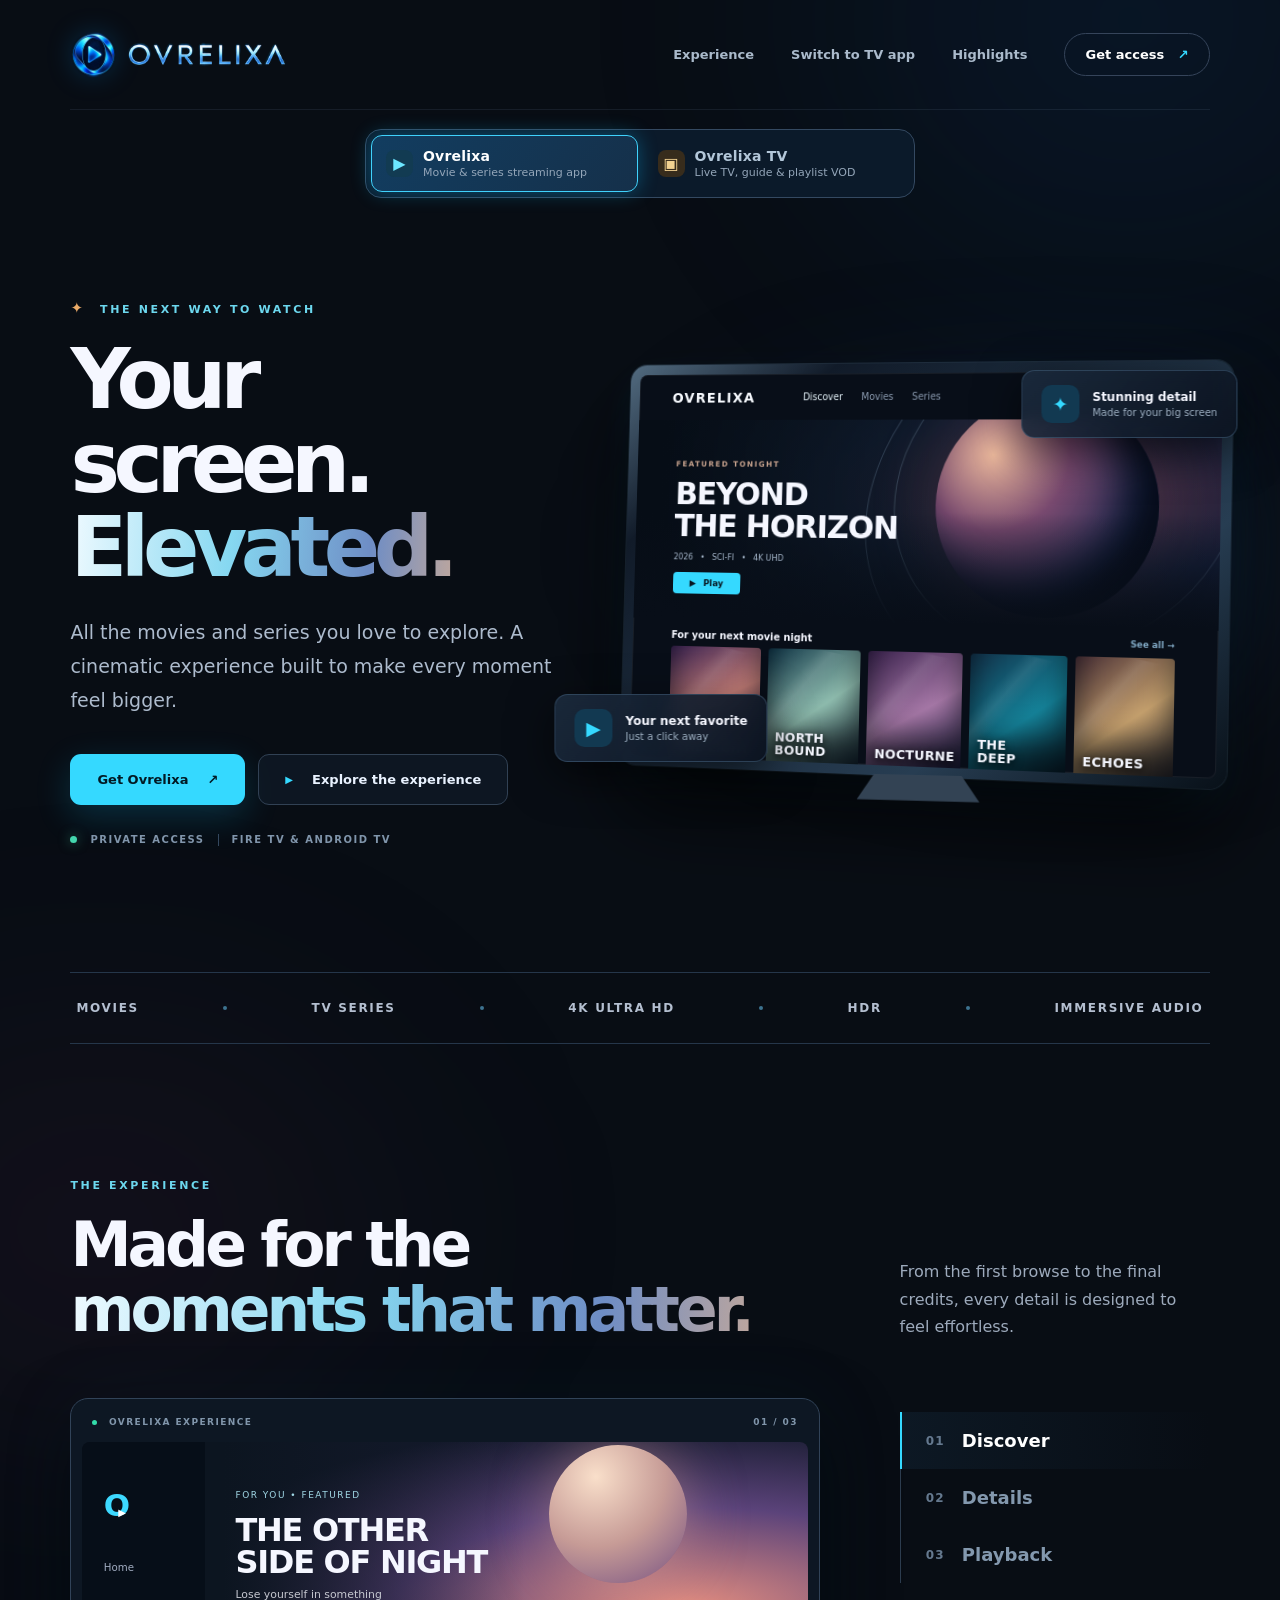
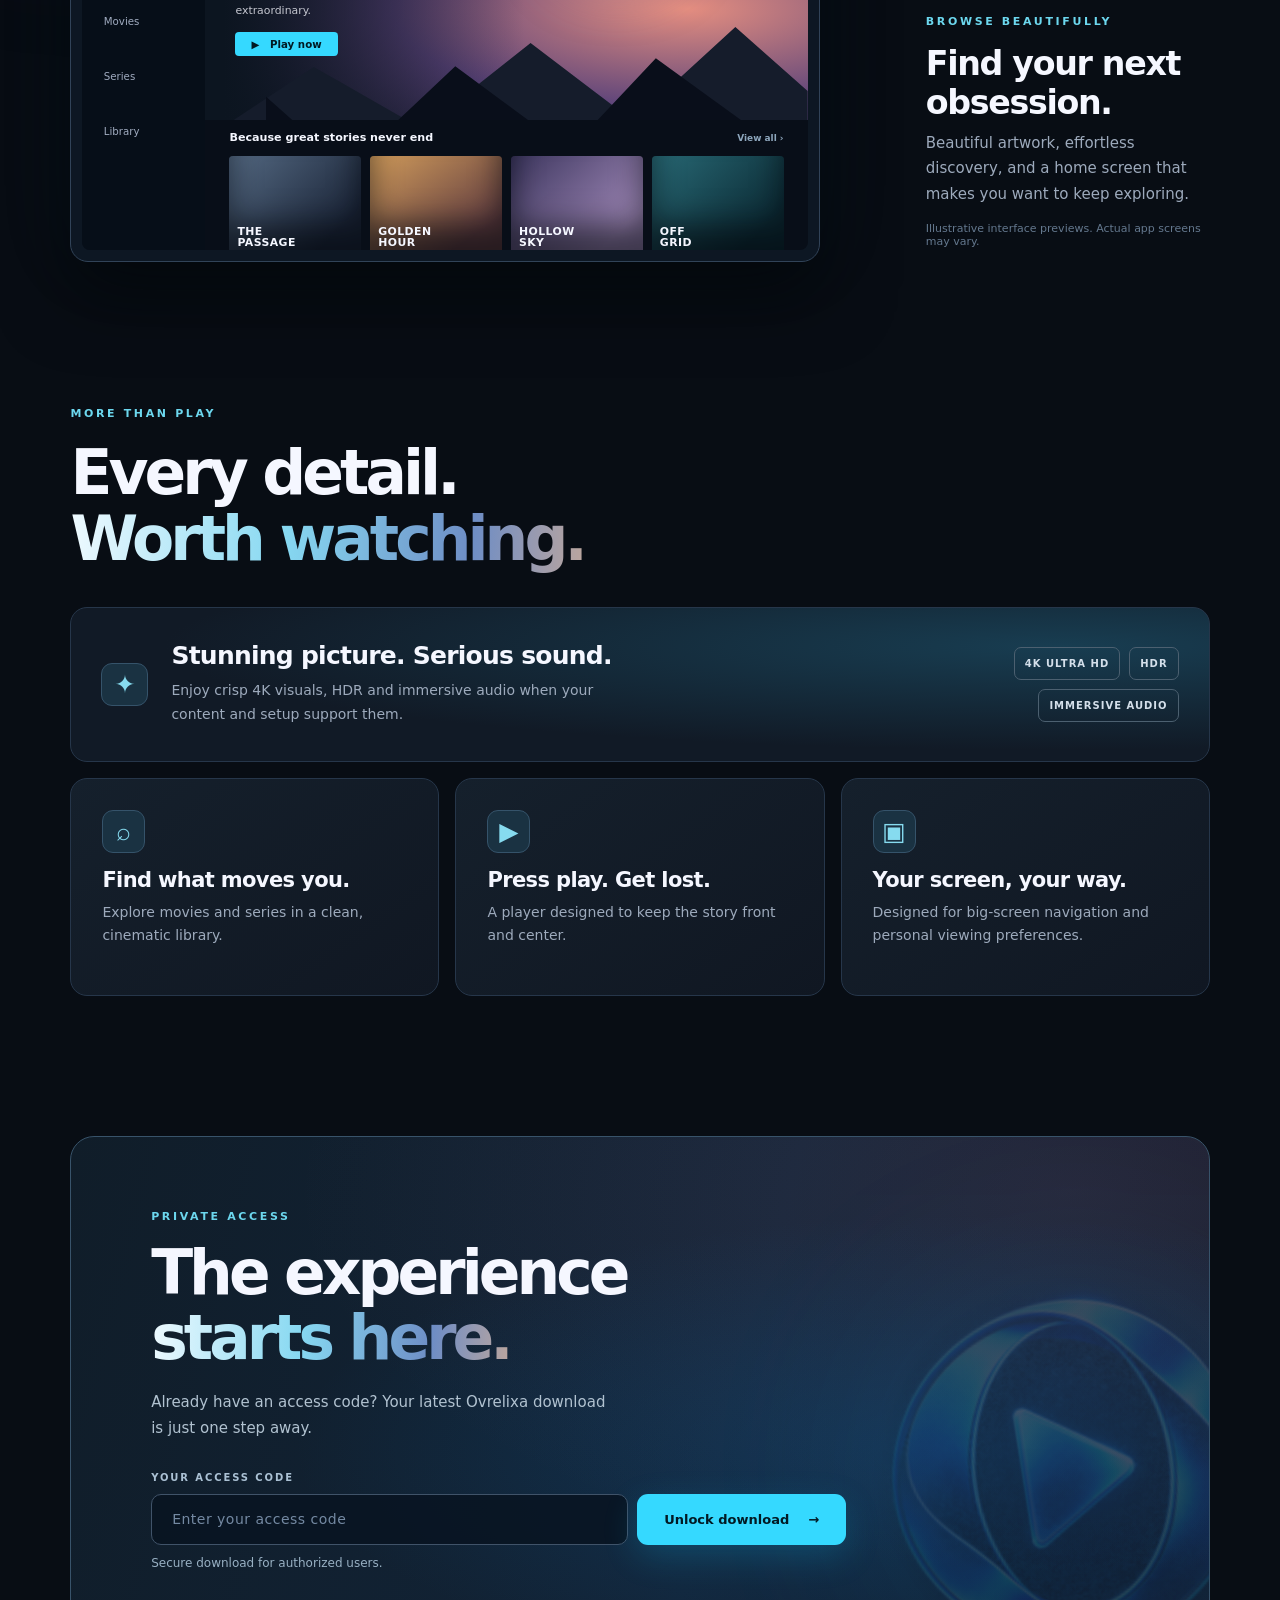
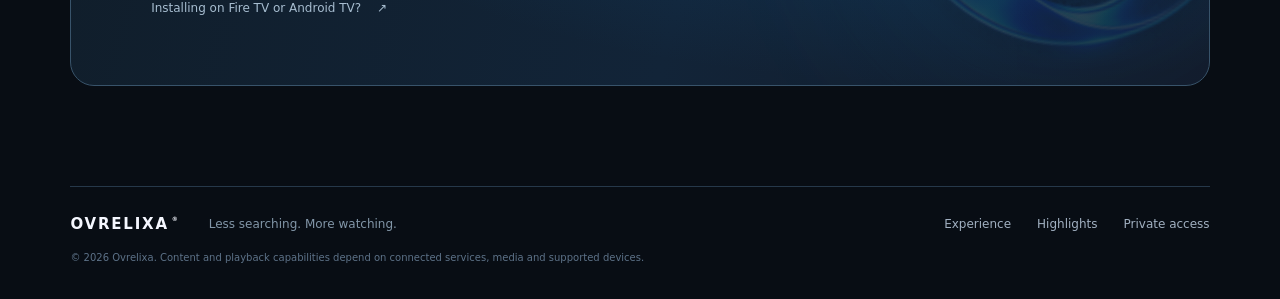
<file: index.html>
<!doctype html>
<html lang="en">
<head>
  <meta charset="utf-8">
  <meta name="viewport" content="width=device-width, initial-scale=1">
  <meta name="theme-color" content="#080d14">
  <meta name="description" content="Ovrelixa. A beautifully cinematic way to discover and enjoy your movies and series. Private access for Android TV and Fire TV.">
  <meta property="og:title" content="Ovrelixa — Your screen. Elevated.">
  <meta property="og:description" content="Movies. Series. Stunning playback. A beautifully cinematic experience.">
  <meta property="og:type" content="website">
  <link rel="icon" href="/assets/ovrelixa-mark.png" type="image/png">
  <title>Ovrelixa — Your screen. Elevated.</title>
  <link rel="stylesheet" href="/styles.css?v=20261031b">
  <script src="/config.js" defer></script>
  <script src="/app.js" defer></script>
</head>
<body>
  <a class="skip-link" href="#main">Skip to content</a>
  <div class="ambient ambient-one" aria-hidden="true"></div>
  <div class="ambient ambient-two" aria-hidden="true"></div>
  <div class="page-shell">
    <header class="site-header">
      <a class="brand" href="#top" aria-label="Ovrelixa home">
        <img class="brand-icon" src="/assets/ovrelixa-mark.png" alt="" width="46" height="46">
        <img class="brand-wordmark" src="/assets/ovrelixa-wordmark.png" alt="Ovrelixa">
      </a>
      <nav class="nav-links" aria-label="Main navigation">
        <a href="#experience">Experience</a>
        <a href="/tv/">Switch to TV app</a>
        <a href="#features">Highlights</a>
        <a href="#access" class="nav-cta">Get access <span aria-hidden="true">↗</span></a>
      </nav>
    </header>

    <nav class="product-switch" aria-label="Choose your Ovrelixa app">
      <a href="/" aria-current="page" class="product-link product-movie">
        <span class="product-icon" aria-hidden="true">▶</span>
        <span><strong>Ovrelixa</strong><small>Movie &amp; series streaming app</small></span>
      </a>
      <a href="/tv/" class="product-link product-tv">
        <span class="product-icon" aria-hidden="true">▣</span>
        <span><strong>Ovrelixa TV</strong><small>Live TV, guide &amp; playlist VOD</small></span>
      </a>
    </nav>

    <main id="main">
      <section class="hero" id="top" aria-labelledby="hero-title">
        <div class="hero-copy">
          <div class="overline"><span class="sparkle" aria-hidden="true">✦</span> THE NEXT WAY TO WATCH</div>
          <h1 id="hero-title">Your screen.<br><em>Elevated.</em></h1>
          <p class="hero-lead">All the movies and series you love to explore. A cinematic experience built to make every moment feel bigger.</p>
          <div class="hero-actions">
            <a class="button button-primary" href="#access">Get Ovrelixa <span aria-hidden="true">↗</span></a>
            <a class="button button-outline" href="#experience"><span class="play-mini" aria-hidden="true">▶</span> Explore the experience</a>
          </div>
          <div class="hero-meta"><span class="pulse-dot" aria-hidden="true"></span> PRIVATE ACCESS <span class="meta-divider"></span> FIRE TV &amp; ANDROID TV</div>
        </div>
        <div class="hero-art">
          <div class="halo" aria-hidden="true"></div>
          <div class="device">
            <div class="device-screen">
              <div class="screen-nav"><span class="screen-logo">OVRELIXA</span><span class="screen-menu active">Discover</span><span class="screen-menu">Movies</span><span class="screen-menu">Series</span><span class="screen-search" aria-hidden="true">⌕</span></div>
              <div class="screen-feature">
                <div class="screen-feature-art" aria-hidden="true"><span class="orbit orbit-1"></span><span class="orbit orbit-2"></span><span class="planet"></span></div>
                <div class="screen-feature-copy">
                  <div class="screen-label">FEATURED TONIGHT</div>
                  <strong>BEYOND<br>THE HORIZON</strong>
                  <div class="screen-facts">2026 <span>•</span> SCI-FI <span>•</span> 4K UHD</div>
                  <span class="screen-play"><span>▶</span> Play</span>
                </div>
              </div>
              <div class="screen-section-title">For your next movie night <span>See all →</span></div>
              <div class="screen-posters">
                <div class="poster poster-one"><span>AFTER<br>THE LIGHT</span></div>
                <div class="poster poster-two"><span>NORTH<br>BOUND</span></div>
                <div class="poster poster-three"><span>NOCTURNE</span></div>
                <div class="poster poster-four"><span>THE<br>DEEP</span></div>
                <div class="poster poster-five"><span>ECHOES</span></div>
              </div>
            </div>
          </div>
          <div class="device-stand" aria-hidden="true"></div>
          <div class="hero-float float-quality"><span class="float-icon">✦</span><div><strong>Stunning detail</strong><small>Made for your big screen</small></div></div>
          <div class="hero-float float-play"><span class="float-icon">▶</span><div><strong>Your next favorite</strong><small>Just a click away</small></div></div>
        </div>
      </section>

      <section class="capabilities" aria-label="Viewing highlights">
        <span>MOVIES</span><i></i><span>TV SERIES</span><i></i><span>4K ULTRA HD</span><i></i><span>HDR</span><i></i><span>IMMERSIVE AUDIO</span>
      </section>

      <section class="experience section-space" id="experience" aria-labelledby="experience-title">
        <div class="section-heading">
          <div><span class="kicker">THE EXPERIENCE</span><h2 id="experience-title">Made for the<br><em>moments that matter.</em></h2></div>
          <p>From the first browse to the final credits, every detail is designed to feel effortless.</p>
        </div>
        <div class="preview-layout">
          <div class="preview-frame">
            <div class="preview-topbar"><span><b class="preview-status-dot"></b> OVRELIXA EXPERIENCE</span><span id="preview-counter">01 / 03</span></div>
            <div class="preview-canvas">
              <section class="preview-slide active" data-slide="0" aria-label="Discover interface concept">
                <div class="mock-menu"><b>O<span>▶</span></b><span>Home</span><span>Movies</span><span>Series</span><span>Library</span></div>
                <div class="mock-main">
                  <div class="mock-hero-sky"><div class="mock-moon"></div><div class="mock-mountain one"></div><div class="mock-mountain two"></div></div>
                  <div class="mock-hero-title"><small>FOR YOU • FEATURED</small><strong>THE OTHER<br>SIDE OF NIGHT</strong><p>Lose yourself in something extraordinary.</p><span class="mock-action">▶ &nbsp; Play now</span></div>
                  <div class="mock-row-title">Because great stories never end <span>View all ›</span></div>
                  <div class="mock-thumbnails"><div class="mini-poster m1">THE<br>PASSAGE</div><div class="mini-poster m2">GOLDEN<br>HOUR</div><div class="mini-poster m3">HOLLOW<br>SKY</div><div class="mini-poster m4">OFF<br>GRID</div></div>
                </div>
              </section>
              <section class="preview-slide" data-slide="1" aria-label="Movie detail interface concept" hidden>
                <div class="detail-scene"><div class="detail-sun"></div><div class="detail-hills"></div></div>
                <div class="detail-copy"><span class="detail-label">A NEW WORLD AWAITS</span><h3>THE LAST<br>FRONTIER</h3><p>One extraordinary journey. A thousand unforgettable moments.</p><div class="detail-tags"><span>4K</span><span>HDR</span><span>2h 08m</span><span>Adventure</span></div><div class="detail-buttons"><b>▶ &nbsp; Watch now</b><span>＋ &nbsp; My list</span></div></div>
              </section>
              <section class="preview-slide" data-slide="2" aria-label="Playback interface concept" hidden>
                <div class="player-scene"><div class="player-glow"></div><div class="player-ridge"></div></div>
                <div class="player-bar"><div class="player-heading"><span>NOW PLAYING</span><b>After the Light</b></div><div class="player-progress"><b></b></div><div class="player-times"><span>00:48:32</span><span>01:52:10</span></div><div class="player-controls"><span>↶ 10</span><strong>❚❚</strong><span>10 ↷</span></div></div>
                <div class="quality-tag">4K UHD · HDR</div>
              </section>
            </div>
          </div>
          <div class="preview-details">
            <div class="preview-tabs" role="tablist" aria-label="Explore Ovrelixa interface">
              <button class="preview-tab active" type="button" role="tab" aria-selected="true" aria-controls="preview-caption" data-index="0"><span>01</span> Discover</button>
              <button class="preview-tab" type="button" role="tab" aria-selected="false" aria-controls="preview-caption" data-index="1"><span>02</span> Details</button>
              <button class="preview-tab" type="button" role="tab" aria-selected="false" aria-controls="preview-caption" data-index="2"><span>03</span> Playback</button>
            </div>
            <div id="preview-caption" class="preview-caption" aria-live="polite">
              <span class="kicker">BROWSE BEAUTIFULLY</span>
              <h3 id="preview-title">Find your next obsession.</h3>
              <p id="preview-description">Beautiful artwork, effortless discovery, and a home screen that makes you want to keep exploring.</p>
            </div>
            <p class="preview-disclaimer">Illustrative interface previews. Actual app screens may vary.</p>
          </div>
        </div>
      </section>

      <section class="feature-section section-space" id="features" aria-labelledby="features-title">
        <div class="section-heading compact"><div><span class="kicker">MORE THAN PLAY</span><h2 id="features-title">Every detail.<br><em>Worth watching.</em></h2></div></div>
        <div class="feature-grid">
          <article class="feature-card feature-wide"><div class="feature-glyph">✦</div><div><h3>Stunning picture. Serious sound.</h3><p>Enjoy crisp 4K visuals, HDR and immersive audio when your content and setup support them.</p></div><div class="format-pills"><span>4K ULTRA HD</span><span>HDR</span><span>IMMERSIVE AUDIO</span></div></article>
          <article class="feature-card"><div class="feature-glyph">⌕</div><h3>Find what moves you.</h3><p>Explore movies and series in a clean, cinematic library.</p></article>
          <article class="feature-card"><div class="feature-glyph">▶</div><h3>Press play. Get lost.</h3><p>A player designed to keep the story front and center.</p></article>
          <article class="feature-card"><div class="feature-glyph">▣</div><h3>Your screen, your way.</h3><p>Designed for big-screen navigation and personal viewing preferences.</p></article>
        </div>
      </section>

      <section class="access-section section-space" id="access" aria-labelledby="access-title">
        <div class="access-aurora" aria-hidden="true"></div>
        <div class="access-content">
          <span class="kicker">PRIVATE ACCESS</span>
          <h2 id="access-title">The experience<br><em>starts here.</em></h2>
          <p>Already have an access code? Your latest Ovrelixa download is just one step away.</p>
          <form id="access-form" class="access-form" autocomplete="off">
            <label for="access-code">YOUR ACCESS CODE</label>
            <div class="access-fields"><input id="access-code" name="access-code" type="text" inputmode="text" maxlength="80" placeholder="Enter your access code" autocapitalize="characters" autocorrect="off" spellcheck="false" aria-describedby="access-feedback" required><button class="button button-primary" type="submit" id="unlock-button">Unlock download <span aria-hidden="true">→</span></button></div>
            <p class="access-feedback" id="access-feedback" role="status" aria-live="polite">Secure download for authorized users.</p>
          </form>
          <div class="download-result" id="download-result" hidden>
            <div class="result-success"><span aria-hidden="true">✓</span><div><strong>Access granted</strong><small id="release-label">Ovrelixa for Fire TV / Android TV</small></div></div>
            <a id="private-download" class="button button-download" href="#" rel="noreferrer">Download Ovrelixa <span aria-hidden="true">↓</span></a>
            <p id="release-notes" class="download-notes"></p>
            <p class="download-expiry">Your secure download link expires in 30 minutes. Enter your code again to renew.</p>
          </div>
          <details class="install-help"><summary>Installing on Fire TV or Android TV? <span aria-hidden="true">↗</span></summary><p>Open your private download link on the device or transfer the downloaded APK to your TV. Approve app installation if prompted by Fire OS or Android TV. Existing installations should use the in-app update prompt where possible.</p></details>
        </div>
        <img class="access-mark" src="/assets/ovrelixa-mark.png" alt="" aria-hidden="true">
      </section>
    </main>

    <footer class="footer"><a class="footer-brand" href="#top">OVRELIXA<span>®</span></a><p>Less searching. More watching.</p><div class="footer-links"><a href="#experience">Experience</a><a href="#features">Highlights</a><a href="#access">Private access</a></div><small>© 2026 Ovrelixa. Content and playback capabilities depend on connected services, media and supported devices.</small></footer>
  </div>
</body>
</html>
</file>
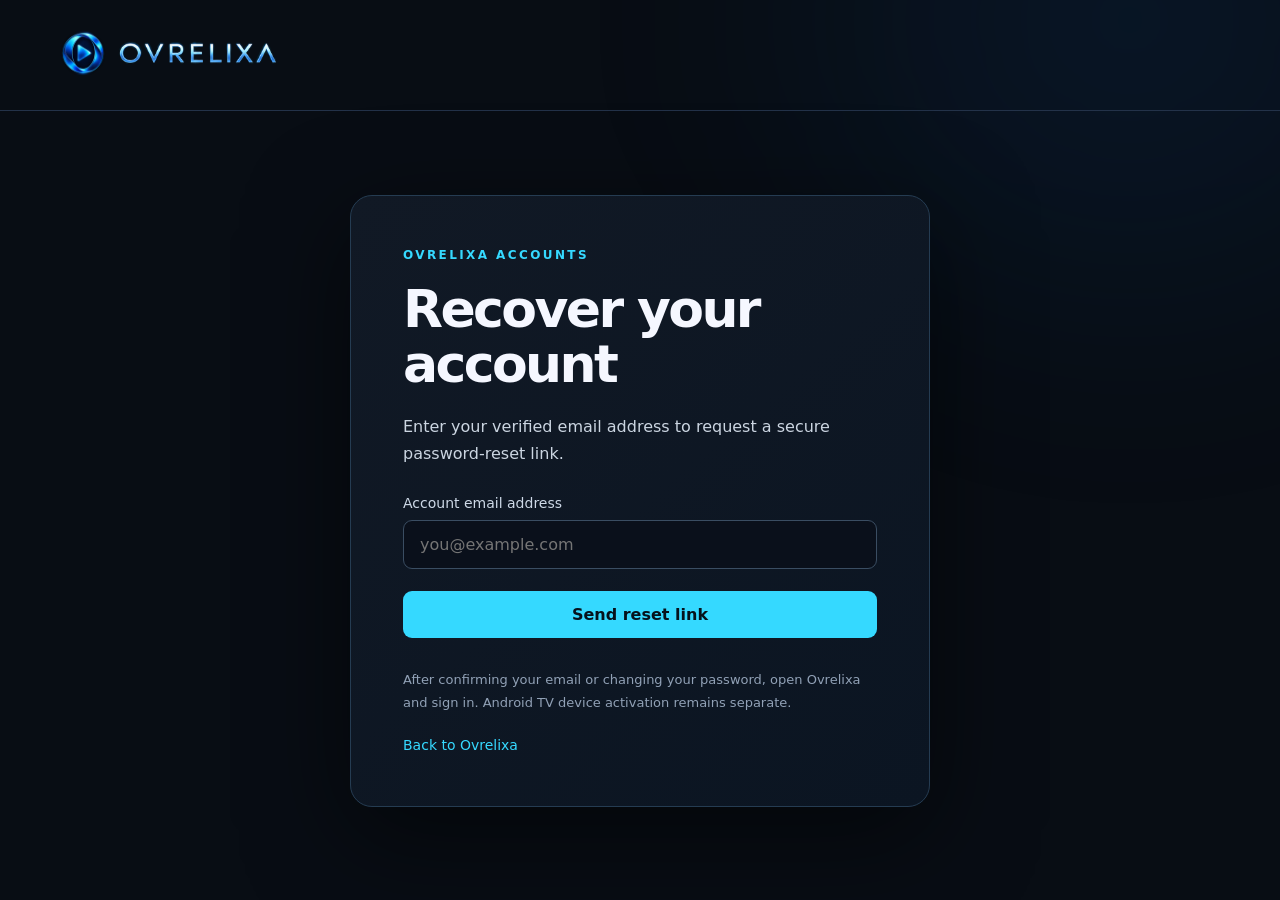
<file: account/index.html>
<!doctype html>
<html lang="en">
<head>
  <meta charset="utf-8"><meta name="viewport" content="width=device-width,initial-scale=1">
  <meta name="theme-color" content="#080d14">
  <meta name="robots" content="noindex,nofollow,noarchive">
  <meta name="referrer" content="no-referrer">
  <link rel="icon" href="/assets/ovrelixa-mark.png">
  <link rel="stylesheet" href="/styles.css">
  <link rel="stylesheet" href="/account/account.css">
  <script src="/account/account.js" defer></script>
  <title>Secure account • Ovrelixa</title>
</head>
<body>
  <div class="ambient ambient-one" aria-hidden="true"></div>
  <header class="account-header">
    <a href="/" aria-label="Ovrelixa home" class="brand">
      <img src="/assets/ovrelixa-mark.png" alt="" width="46" height="46">
      <img src="/assets/ovrelixa-wordmark.png" alt="Ovrelixa" width="160">
    </a>
  </header>
  <main class="account-wrap">
    <section class="account-panel">
      <p class="eyebrow">OVRELIXA ACCOUNTS</p>
      <h1 id="page-title">Your account.<br><em>Protected.</em></h1>
      <p id="status" class="status" role="status" aria-live="polite">Loading secure account action…</p>
      <form id="reset-form" hidden>
        <label for="new-password">New password</label>
        <input id="new-password" type="password" required minlength="12" maxlength="128" autocomplete="new-password" placeholder="At least 12 characters">
        <label for="confirm-password">Confirm new password</label>
        <input id="confirm-password" type="password" required minlength="12" maxlength="128" autocomplete="new-password" placeholder="Repeat password">
        <button id="reset-button" type="submit">Change password</button>
      </form>
      <form id="forgot-form" hidden>
        <label for="email">Account email address</label>
        <input id="email" type="email" maxlength="254" required autocomplete="email" placeholder="you@example.com">
        <button id="forgot-button" type="submit">Send reset link</button>
      </form>
      <p class="support">After confirming your email or changing your password, open Ovrelixa and sign in. Android TV device activation remains separate.</p>
      <a href="/" class="back">Back to Ovrelixa</a>
    </section>
  </main>
</body>
</html>
</file>
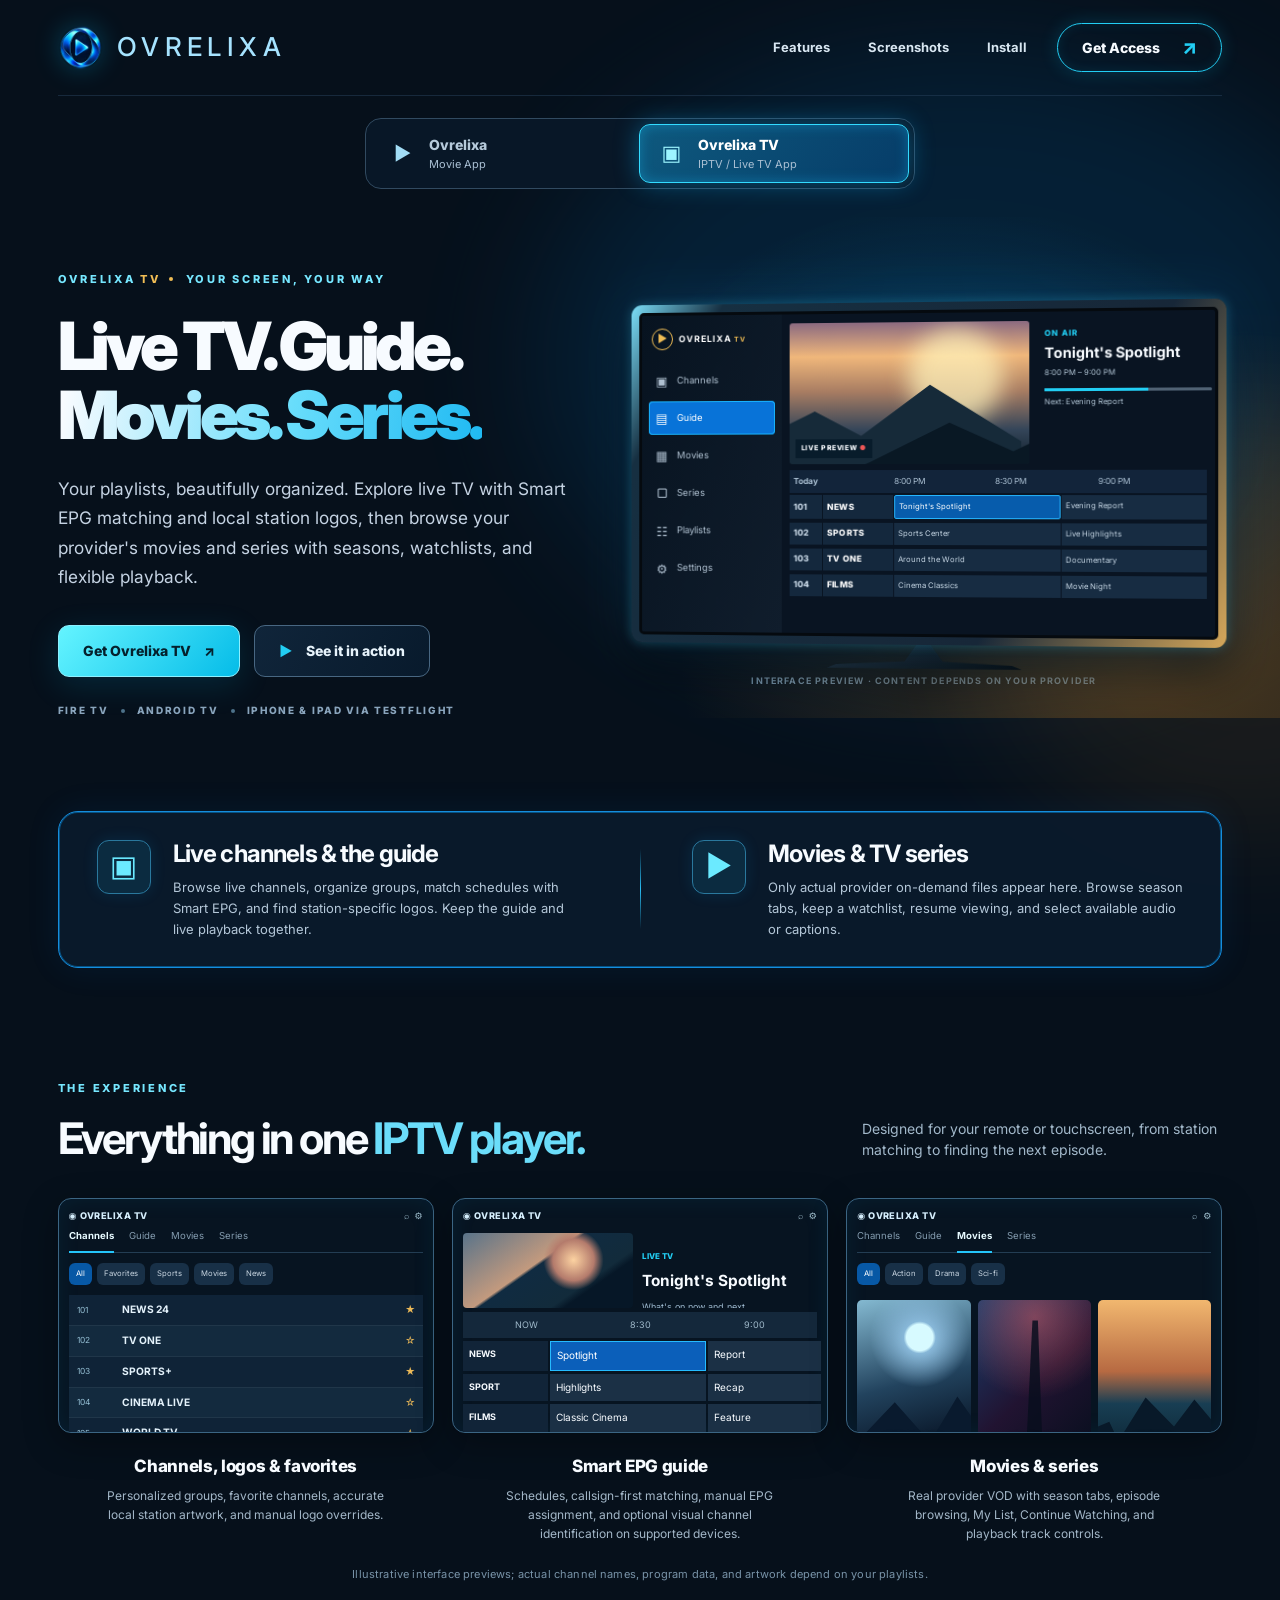
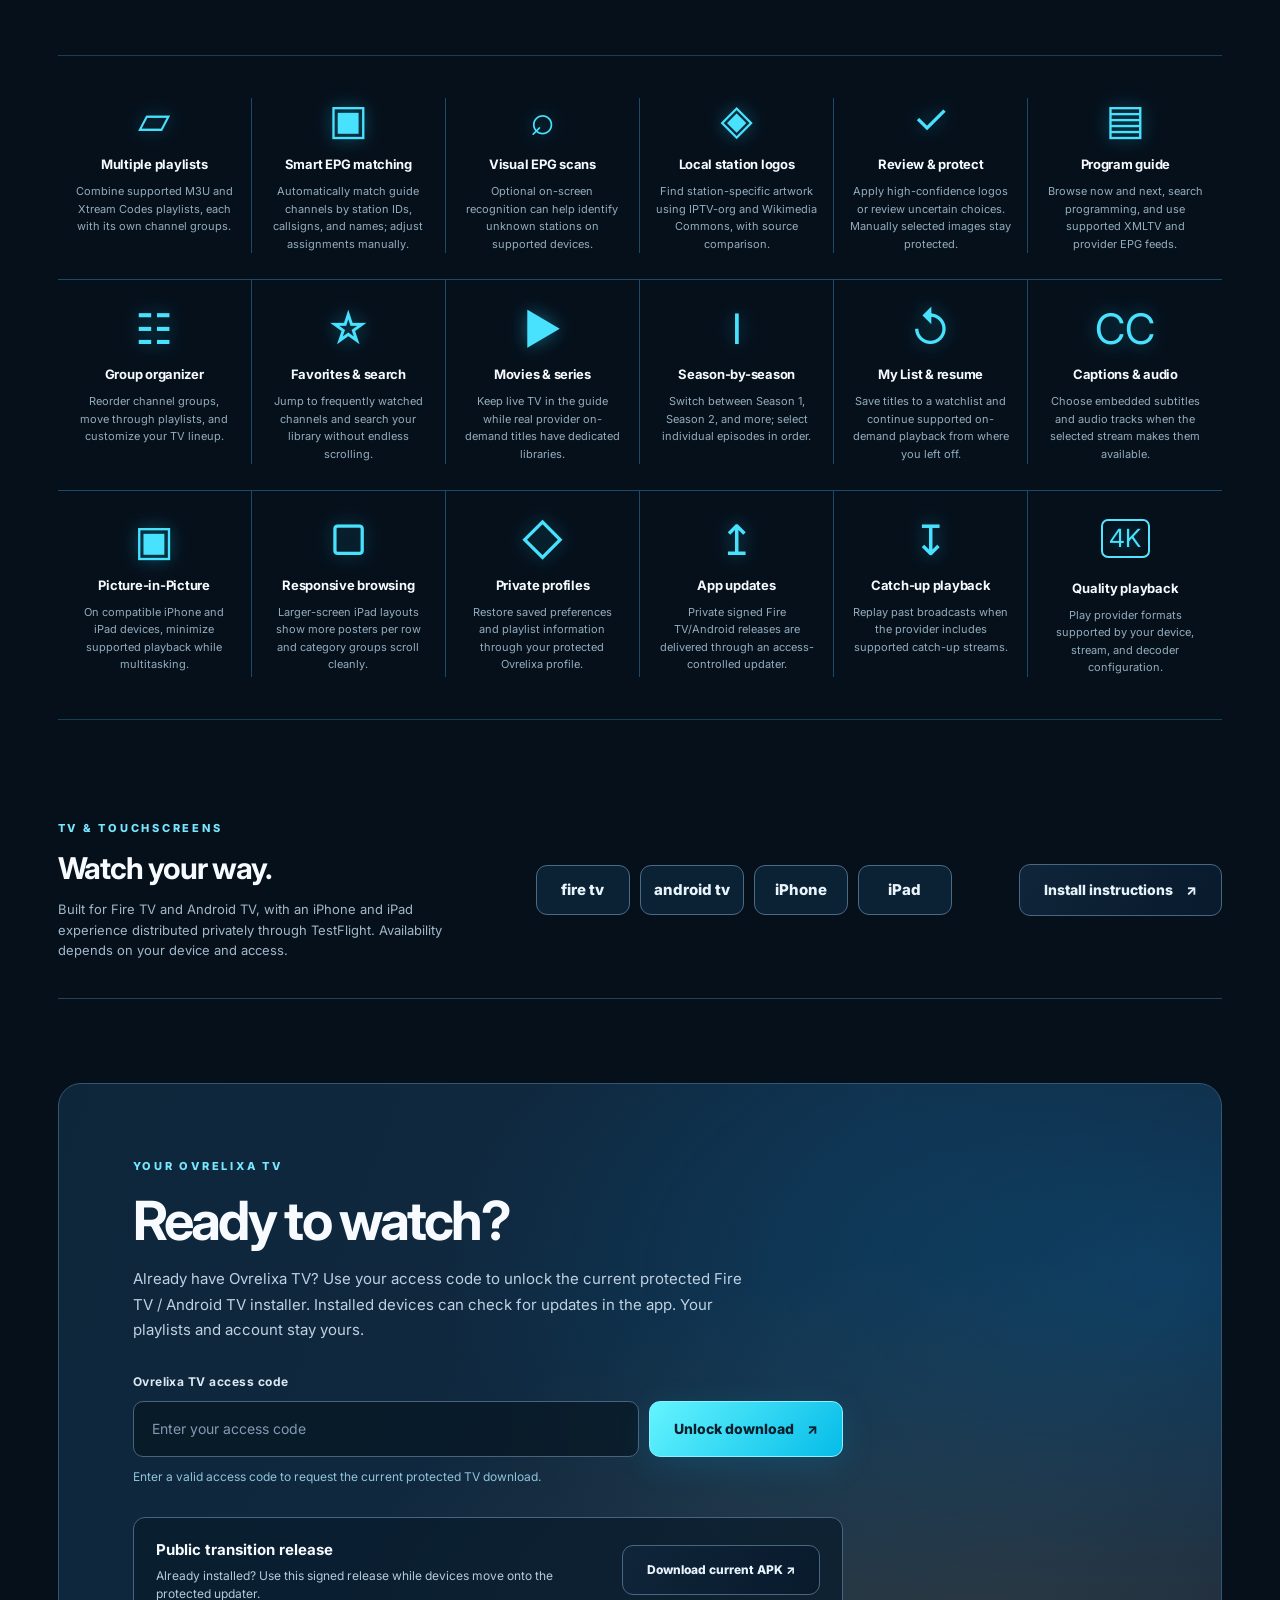
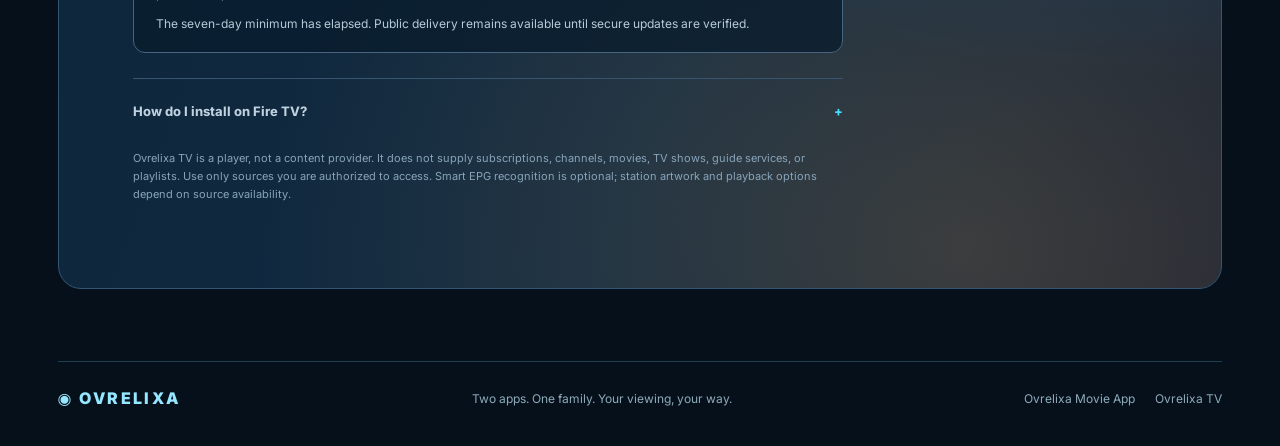
<file: tv/index.html>
<!doctype html>
<html lang="en">
<head>
  <meta charset="utf-8">
  <meta name="viewport" content="width=device-width,initial-scale=1">
  <meta name="theme-color" content="#06111d">
  <meta name="description" content="Ovrelixa TV brings your own playlists together with live channels, AI-assisted guide matching, local station artwork, provider movies and series, season browsing, and flexible playback on TV and mobile.">
  <meta property="og:title" content="Ovrelixa TV — Live TV. Guide. Movies. Series.">
  <meta property="og:description" content="Live TV, accurate local logos, Smart EPG, Movies and Series with seasons, resume, subtitle/audio controls and private profile restore. Bring your own playlist.">
  <title>Ovrelixa TV | Live TV, Guide, Movies &amp; Series</title>
  <link rel="icon" href="/assets/ovrelixa-mark.png" type="image/png">
  <link rel="preconnect" href="https://fonts.googleapis.com">
  <link rel="stylesheet" href="/tv/tv.css?v=20261106b">
  <script src="/tv/config.js" defer></script>
  <script src="/tv/tv.js?v=20261106b" defer></script>
</head>
<body>
  <a class="skip-link" href="#main">Skip to content</a>
  <div class="site-glow site-glow-one" aria-hidden="true"></div>
  <div class="site-glow site-glow-two" aria-hidden="true"></div>
  <div class="site-wrap">
    <header class="header">
      <a href="/" class="brand" aria-label="Ovrelixa home">
        <img src="/assets/ovrelixa-mark.png" width="46" height="46" alt="">
        <span>OVRELIXA</span>
      </a>
      <nav class="header-nav" aria-label="On this page">
        <a href="#features">Features</a>
        <a href="#screenshots">Screenshots</a>
        <a href="#install">Install</a>
      </nav>
      <a class="header-cta" href="#access">Get Access <span aria-hidden="true">↗</span></a>
    </header>
    <nav class="app-switcher" aria-label="Choose an Ovrelixa app">
      <a href="/" class="app-choice movie-choice">
        <span class="app-symbol" aria-hidden="true">▶</span>
        <span class="app-names"><strong>Ovrelixa</strong><small>Movie App</small></span>
      </a>
      <a href="/tv/" class="app-choice tv-choice" aria-current="page">
        <span class="app-symbol tv-symbol" aria-hidden="true">▣</span>
        <span class="app-names"><strong>Ovrelixa TV</strong><small>IPTV / Live TV App</small></span>
      </a>
    </nav>
    <main id="main">
      <section class="hero">
        <div class="hero-copy">
          <p class="eyebrow">OVRELIXA <span>TV</span><i aria-hidden="true"></i> YOUR SCREEN, YOUR WAY</p>
          <h1>Live TV. Guide.<br><span>Movies. Series.</span></h1>
          <p class="lead">Your playlists, beautifully organized. Explore live TV with Smart EPG matching and local station logos, then browse your provider's movies and series with seasons, watchlists, and flexible playback.</p>
          <div class="hero-actions">
            <a href="#access" class="button button-primary">Get Ovrelixa TV <span aria-hidden="true">↗</span></a>
            <a href="#screenshots" class="button button-secondary"><span class="play-arrow" aria-hidden="true">▶</span> See it in action</a>
          </div>
          <p class="hero-platforms">FIRE TV <i></i> ANDROID TV <i></i> IPHONE &amp; IPAD VIA TESTFLIGHT</p>
        </div>
        <div class="hero-visual">
          <div class="hero-halo" aria-hidden="true"></div>
          <div class="television">
            <div class="tv-bezel">
              <div class="tv-interface" role="img" aria-label="Illustrative Ovrelixa TV program guide with a left menu, program preview, and channel schedule">
                <div class="mock-sidebar">
                  <div class="mini-brand"><span class="mini-mark">▶</span><b>OVRELIXA<span>TV</span></b></div>
                  <div class="mock-menu-item"><span>▣</span>Channels</div>
                  <div class="mock-menu-item is-selected"><span>▤</span>Guide</div>
                  <div class="mock-menu-item"><span>▦</span>Movies</div>
                  <div class="mock-menu-item"><span>▢</span>Series</div>
                  <div class="mock-menu-item"><span>☷</span>Playlists</div>
                  <div class="mock-menu-item"><span>⚙</span>Settings</div>
                </div>
                <div class="mock-main">
                  <div class="mock-preview">
                    <div class="mock-scene">
                      <div class="mock-scene-glow"></div>
                      <div class="mock-mountain one"></div><div class="mock-mountain two"></div>
                      <div class="mock-scene-caption">LIVE PREVIEW <span>●</span></div>
                    </div>
                    <div class="mock-now">
                      <span class="on-air">ON AIR</span>
                      <strong>Tonight's Spotlight</strong>
                      <small>8:00 PM – 9:00 PM</small>
                      <div class="mock-meter"><i></i></div>
                      <small>Next: Evening Report</small>
                    </div>
                  </div>
                  <div class="mock-epg">
                    <div class="epg-times"><b>Today</b><span>8:00 PM</span><span>8:30 PM</span><span>9:00 PM</span></div>
                    <div class="epg-row"><b>101</b><strong>NEWS</strong><span class="epg-program selected">Tonight's Spotlight</span><span class="epg-program">Evening Report</span></div>
                    <div class="epg-row"><b>102</b><strong>SPORTS</strong><span class="epg-program">Sports Center</span><span class="epg-program">Live Highlights</span></div>
                    <div class="epg-row"><b>103</b><strong>TV ONE</strong><span class="epg-program">Around the World</span><span class="epg-program">Documentary</span></div>
                    <div class="epg-row"><b>104</b><strong>FILMS</strong><span class="epg-program">Cinema Classics</span><span class="epg-program">Movie Night</span></div>
                  </div>
                </div>
              </div>
            </div>
            <div class="tv-stand" aria-hidden="true"></div>
          </div>
          <p class="demo-label">INTERFACE PREVIEW · CONTENT DEPENDS ON YOUR PROVIDER</p>
        </div>
      </section>

      <section class="separation" aria-label="How Ovrelixa TV organizes playback">
        <div class="split-block">
          <div class="split-icon"><span aria-hidden="true">▣</span></div>
          <div><h2>Live channels &amp; the guide</h2><p>Browse live channels, organize groups, match schedules with Smart EPG, and find station-specific logos. Keep the guide and live playback together.</p></div>
        </div>
        <div class="split-divider" aria-hidden="true"></div>
        <div class="split-block">
          <div class="split-icon"><span aria-hidden="true">▶</span></div>
          <div><h2>Movies &amp; TV series</h2><p>Only actual provider on-demand files appear here. Browse season tabs, keep a watchlist, resume viewing, and select available audio or captions.</p></div>
        </div>
      </section>

      <section class="screenshots" id="screenshots">
        <div class="section-heading">
          <div><p class="eyebrow">THE EXPERIENCE</p><h2>Everything in one <span>IPTV player.</span></h2></div>
          <p>Designed for your remote or touchscreen, from station matching to finding the next episode.</p>
        </div>
        <div class="screen-gallery">
          <article class="screen-card">
            <div class="screen-display channel-display" role="img" aria-label="Interface preview showing a list of live channels organized by categories with favorites">
              <div class="screen-top"><span class="fake-logo">◉ OVRELIXA TV</span><span>⌕ &nbsp;⚙</span></div>
              <div class="screen-tabs"><b>Channels</b><span>Guide</span><span>Movies</span><span>Series</span></div>
              <div class="channel-groups"><span class="active">All</span><span>Favorites</span><span>Sports</span><span>Movies</span><span>News</span></div>
              <div class="channel-lines">
                <div><small>101</small><strong>NEWS 24</strong><span>★</span></div>
                <div><small>102</small><strong>TV ONE</strong><span>☆</span></div>
                <div><small>103</small><strong>SPORTS+</strong><span>★</span></div>
                <div><small>104</small><strong>CINEMA LIVE</strong><span>☆</span></div>
                <div><small>105</small><strong>WORLD TV</strong><span>☆</span></div>
              </div>
            </div>
            <h3>Channels, logos &amp; favorites</h3>
            <p>Personalized groups, favorite channels, accurate local station artwork, and manual logo overrides.</p>
          </article>
          <article class="screen-card">
            <div class="screen-display guide-display" role="img" aria-label="Interface preview of the TV electronic program guide with program schedule and live preview">
              <div class="screen-top"><span class="fake-logo">◉ OVRELIXA TV</span><span>⌕ &nbsp;⚙</span></div>
              <div class="guide-preview"><div class="guide-scene"></div><div><small>LIVE TV</small><strong>Tonight's Spotlight</strong><p>What's on now and next</p></div></div>
              <div class="guide-timeline"><span>NOW</span><span>8:30</span><span>9:00</span></div>
              <div class="guide-line"><b>NEWS</b><span class="selected">Spotlight</span><span>Report</span></div>
              <div class="guide-line"><b>SPORT</b><span>Highlights</span><span>Recap</span></div>
              <div class="guide-line"><b>FILMS</b><span>Classic Cinema</span><span>Feature</span></div>
            </div>
            <h3>Smart EPG guide</h3>
            <p>Schedules, callsign-first matching, manual EPG assignment, and optional visual channel identification on supported devices.</p>
          </article>
          <article class="screen-card">
            <div class="screen-display vod-display" role="img" aria-label="Interface preview of a dedicated on-demand movie file library with artwork cards and file categories">
              <div class="screen-top"><span class="fake-logo">◉ OVRELIXA TV</span><span>⌕ &nbsp;⚙</span></div>
              <div class="screen-tabs"><span>Channels</span><span>Guide</span><b>Movies</b><span>Series</span></div>
              <div class="vod-filter"><span class="active">All</span><span>Action</span><span>Drama</span><span>Sci-fi</span></div>
              <div class="vod-posters">
                <div class="poster-art poster-one"><i></i><b>BEYOND<br>THE SKY</b></div>
                <div class="poster-art poster-two"><i></i><b>NIGHT<br>SIGNAL</b></div>
                <div class="poster-art poster-three"><i></i><b>STEEL<br>HARBOR</b></div>
              </div>
              <p class="vod-hint">Only actual on-demand files appear here</p>
            </div>
            <h3>Movies &amp; series</h3>
            <p>Real provider VOD with season tabs, episode browsing, My List, Continue Watching, and playback track controls.</p>
          </article>
        </div>
        <p class="visual-footnote">Illustrative interface previews; actual channel names, program data, and artwork depend on your playlists.</p>
      </section>

      <section class="features" id="features" aria-label="Ovrelixa TV features">
        <div class="feature"><span class="feature-icon" aria-hidden="true">▱</span><h3>Multiple playlists</h3><p>Combine supported M3U and Xtream Codes playlists, each with its own channel groups.</p></div>
        <div class="feature"><span class="feature-icon" aria-hidden="true">▣</span><h3>Smart EPG matching</h3><p>Automatically match guide channels by station IDs, callsigns, and names; adjust assignments manually.</p></div>
        <div class="feature"><span class="feature-icon" aria-hidden="true">⌕</span><h3>Visual EPG scans</h3><p>Optional on-screen recognition can help identify unknown stations on supported devices.</p></div>
        <div class="feature"><span class="feature-icon" aria-hidden="true">◈</span><h3>Local station logos</h3><p>Find station-specific artwork using IPTV-org and Wikimedia Commons, with source comparison.</p></div>
        <div class="feature"><span class="feature-icon" aria-hidden="true">✓</span><h3>Review &amp; protect</h3><p>Apply high-confidence logos or review uncertain choices. Manually selected images stay protected.</p></div>
        <div class="feature"><span class="feature-icon" aria-hidden="true">▤</span><h3>Program guide</h3><p>Browse now and next, search programming, and use supported XMLTV and provider EPG feeds.</p></div>
        <div class="feature"><span class="feature-icon" aria-hidden="true">☷</span><h3>Group organizer</h3><p>Reorder channel groups, move through playlists, and customize your TV lineup.</p></div>
        <div class="feature"><span class="feature-icon" aria-hidden="true">☆</span><h3>Favorites &amp; search</h3><p>Jump to frequently watched channels and search your library without endless scrolling.</p></div>
        <div class="feature"><span class="feature-icon" aria-hidden="true">▶</span><h3>Movies &amp; series</h3><p>Keep live TV in the guide while real provider on-demand titles have dedicated libraries.</p></div>
        <div class="feature"><span class="feature-icon" aria-hidden="true">Ⅰ</span><h3>Season-by-season</h3><p>Switch between Season 1, Season 2, and more; select individual episodes in order.</p></div>
        <div class="feature"><span class="feature-icon" aria-hidden="true">↺</span><h3>My List &amp; resume</h3><p>Save titles to a watchlist and continue supported on-demand playback from where you left off.</p></div>
        <div class="feature"><span class="feature-icon" aria-hidden="true">CC</span><h3>Captions &amp; audio</h3><p>Choose embedded subtitles and audio tracks when the selected stream makes them available.</p></div>
        <div class="feature"><span class="feature-icon" aria-hidden="true">▣</span><h3>Picture-in-Picture</h3><p>On compatible iPhone and iPad devices, minimize supported playback while multitasking.</p></div>
        <div class="feature"><span class="feature-icon" aria-hidden="true">▢</span><h3>Responsive browsing</h3><p>Larger-screen iPad layouts show more posters per row and category groups scroll cleanly.</p></div>
        <div class="feature"><span class="feature-icon" aria-hidden="true">◇</span><h3>Private profiles</h3><p>Restore saved preferences and playlist information through your protected Ovrelixa profile.</p></div>
        <div class="feature"><span class="feature-icon" aria-hidden="true">↥</span><h3>App updates</h3><p>Private signed Fire TV/Android releases are delivered through an access-controlled updater.</p></div>
        <div class="feature"><span class="feature-icon" aria-hidden="true">↧</span><h3>Catch-up playback</h3><p>Replay past broadcasts when the provider includes supported catch-up streams.</p></div>
        <div class="feature"><span class="feature-icon feature-four-k" aria-hidden="true">4K</span><h3>Quality playback</h3><p>Play provider formats supported by your device, stream, and decoder configuration.</p></div>
      </section>

      <section class="install-banner" id="install">
        <div><p class="eyebrow">TV &amp; TOUCHSCREENS</p><h2>Watch your way.</h2><p>Built for Fire TV and Android TV, with an iPhone and iPad experience distributed privately through TestFlight. Availability depends on your device and access.</p></div>
        <div class="platform-tags"><span>fire tv</span><span>android tv</span><span>iPhone</span><span>iPad</span></div>
        <a class="button button-secondary" href="#access">Install instructions <span aria-hidden="true">↗</span></a>
      </section>

      <section class="access" id="access">
        <div class="access-aura" aria-hidden="true"></div>
        <div class="access-inner">
          <p class="eyebrow">YOUR OVRELIXA TV</p>
          <h2>Ready to watch?</h2>
          <p class="access-lead">Already have Ovrelixa TV? Use your access code to unlock the current protected Fire TV / Android TV installer. Installed devices can check for updates in the app. Your playlists and account stay yours.</p>
          <form id="tv-access-form" autocomplete="off">
            <label for="tv-code">Ovrelixa TV access code</label>
            <div class="form-row">
              <input id="tv-code" type="password" minlength="16" maxlength="96" inputmode="text" spellcheck="false" autocomplete="off" placeholder="Enter your access code" required>
              <button class="button button-primary" type="submit">Unlock download <span aria-hidden="true">↗</span></button>
            </div>
            <output id="tv-status" role="status" aria-live="polite">Enter a valid access code to request the current protected TV download.</output>
          </form>
          <div id="tv-download-result" class="private-result" hidden>
            <div class="private-result-heading">
              <span class="private-result-check" aria-hidden="true">✓</span>
              <div><strong>Access granted</strong><p id="tv-release-label">Ovrelixa TV for Fire TV / Android TV</p></div>
            </div>
            <a id="tv-private-download" class="button button-primary" href="#" rel="noreferrer">Download Ovrelixa TV <span aria-hidden="true">↓</span></a>
            <p id="tv-download-notes" class="private-result-notes"></p>
            <p class="private-result-expiry">Your secure download link is valid for 30 minutes. Enter your code again if it expires.</p>
          </div>
          <div id="public-transition" class="transition" hidden>
            <div><strong>Public transition release</strong><p>Already installed? Use this signed release while devices move onto the protected updater.</p></div>
            <a id="public-download" class="button button-secondary" href="#" rel="noopener noreferrer">Download current APK ↗</a>
            <p id="transition-deadline"></p>
          </div>
          <details class="instructions">
            <summary>How do I install on Fire TV? <span aria-hidden="true">+</span></summary>
            <p>Use Downloader on your Fire TV to open this website, enter your authorized access code, select Download Ovrelixa TV, and install the signed TV APK. Existing installations can use Settings &rarr; Check for Updates. For private account and saved settings, use your Ovrelixa profile inside the app.</p>
            <p>Downloader short codes will be shown only after they have been registered and tested.</p>
          </details>
          <p class="legal-note">Ovrelixa TV is a player, not a content provider. It does not supply subscriptions, channels, movies, TV shows, guide services, or playlists. Use only sources you are authorized to access. Smart EPG recognition is optional; station artwork and playback options depend on source availability.</p>
        </div>
      </section>
    </main>
    <footer class="footer">
      <a href="/" class="footer-brand">◉ OVRELIXA</a>
      <p>Two apps. One family. Your viewing, your way.</p>
      <div><a href="/">Ovrelixa Movie App</a><a href="/tv/">Ovrelixa TV</a></div>
    </footer>
  </div>
</body>
</html>
</file>
<file: styles.css>
:root{color-scheme:dark;--bg:#080d14;--panel:#111925;--panel2:#172334;--line:#233249;--white:#f5f7ff;--muted:#9daabc;--faint:#6d8096;--aqua:#35d9ff;--amber:#e9aa68;font-family:Inter,ui-sans-serif,system-ui,-apple-system,BlinkMacSystemFont,"Segoe UI",sans-serif;font-synthesis:none;scroll-behavior:smooth}
*{box-sizing:border-box}
body{margin:0;overflow-x:hidden;background:var(--bg);color:var(--white);-webkit-font-smoothing:antialiased}
a{color:inherit;text-decoration:none}button,input{font:inherit}button{cursor:pointer}img{max-width:100%;display:block}[hidden]{display:none!important}
::selection{background:rgba(53,217,255,.35);color:white}
:focus-visible{outline:2px solid var(--aqua);outline-offset:5px}
.skip-link{position:absolute;z-index:99;left:16px;top:-80px;background:var(--white);color:var(--bg);padding:12px 20px;border-radius:8px}
.skip-link:focus{top:12px}
.ambient{position:absolute;pointer-events:none;z-index:-1;filter:blur(85px);border-radius:50%}
.ambient-one{top:-380px;right:-300px;width:900px;height:800px;background:radial-gradient(ellipse,rgba(7,75,147,.17),transparent 70%)}
.ambient-two{top:880px;left:-350px;width:900px;height:700px;background:radial-gradient(ellipse,rgba(103,41,86,.12),transparent 70%)}
.page-shell{max-width:1500px;margin:0 auto;padding:0 5.5%;overflow:hidden}
.site-header{height:110px;display:flex;align-items:center;justify-content:space-between;position:relative;z-index:3;border-bottom:1px solid rgba(120,151,183,.12)}
.brand{display:inline-flex;align-items:center;gap:10px;min-width:0}
.brand-icon{width:47px;height:47px;object-fit:contain;filter:drop-shadow(0 0 13px #077dd755)}
.brand-wordmark{width:160px;height:auto;object-fit:contain}
.nav-links{display:flex;align-items:center;gap:37px;font-size:13px;font-weight:650;color:#aabacb}
.nav-links>a:hover{color:#fff}
.nav-links .nav-cta{color:#fff;border:1px solid #35445a;border-radius:100px;padding:13px 20px;transition:.2s ease}
.nav-cta span{padding-left:9px;color:var(--aqua)}
.nav-links .nav-cta:hover{border-color:var(--aqua);background:#182637}
.hero{min-height:690px;display:grid;grid-template-columns:.94fr 1.16fr;align-items:center;gap:2vw;padding:80px 0 86px;position:relative}
.hero-copy{position:relative;z-index:2;padding:20px 0 40px}
.overline,.kicker{display:inline-block;color:#6cd7ee;font-size:11px;letter-spacing:.24em;font-weight:850}
.sparkle{color:var(--amber);font-size:15px;margin-right:8px}
h1,h2,h3,p{margin-top:0}
h1{font-size:clamp(58px,6.5vw,104px);letter-spacing:-.077em;line-height:1.01;margin:21px 0 26px;font-weight:750}
h1 em,h2 em{font-style:normal;background:linear-gradient(95deg,#effaff 0%,#86d8f1 42%,#6e8dc5 78%,#dfb18c 110%);background-clip:text;-webkit-background-clip:text;color:transparent}
.hero-lead{font-size:clamp(16px,1.55vw,19px);line-height:1.78;color:#adbbcd;max-width:495px;margin-bottom:0}
.hero-actions{display:flex;gap:13px;flex-wrap:wrap;margin-top:36px}
.button{display:inline-flex;align-items:center;justify-content:center;gap:19px;border:1px solid transparent;padding:17px 26px;border-radius:11px;font-weight:750;font-size:13px;white-space:nowrap;transition:transform .2s,box-shadow .2s,background .2s,border .2s}
.button:hover{transform:translateY(-2px)}
.button-primary{background:var(--aqua);color:#021a24;box-shadow:0 11px 35px #10bef333}
.button-primary:hover{background:#83e9ff;box-shadow:0 11px 42px #10bef351}
.button-outline{border-color:#314154;background:rgba(18,29,42,.65);color:#e9f2ff}
.button-outline:hover{border-color:#6c94b3;background:#162637}
.button-outline .play-mini{font-size:10px;color:var(--aqua)}
.hero-meta{display:flex;align-items:center;gap:13px;font-size:10px;letter-spacing:.15em;color:#8095ab;font-weight:780;margin-top:29px}
.pulse-dot{width:7px;height:7px;border-radius:50%;background:#44d7ae;box-shadow:0 0 12px #44d7ae88}
.meta-divider{width:1px;height:12px;background:#34485f}
.hero-art{position:relative;min-width:0;perspective:1600px;transform:translateX(2.5%)}
.halo{position:absolute;top:2%;left:2%;right:-4%;bottom:8%;z-index:-1;background:radial-gradient(ellipse at 70% 45%,#194e7b8a 0%,#0b224a4d 45%,transparent 72%);filter:blur(55px)}
.device{padding:10px;background:linear-gradient(140deg,#526b80,#111b29 20%,#273d52 72%,#081018);border-radius:17px;box-shadow:0 45px 85px #000b,0 12px 40px #1187b51b,0 0 0 1px #57728a55;transform:rotateY(-11deg) rotateX(2deg) rotateZ(1deg)}
.device-screen{overflow:hidden;aspect-ratio:16/10.6;border-radius:8px;background:#080e18;box-shadow:inset 0 0 0 1px #fff1;position:relative}
.screen-nav{position:relative;z-index:1;height:12%;display:flex;align-items:center;gap:19px;padding:0 6%;color:#8a9aaf;font-size:clamp(6px,.75vw,10px)}
.screen-logo{font-size:clamp(10px,1.1vw,16px);font-weight:900;color:#f8fbff;letter-spacing:.09em;margin-right:6%}
.screen-menu.active{color:#ebf9ff}.screen-search{margin-left:auto;font-size:21px}
.screen-feature{height:52%;position:relative;background:linear-gradient(90deg,#060d16 4%,#0b1521c9 43%,#0f152a55 100%),radial-gradient(ellipse at 78% 35%,#8e4b6899,#182544 42%,#0a121e 80%);overflow:hidden}
.screen-feature:after{position:absolute;content:"";bottom:0;left:0;right:0;height:55%;background:linear-gradient(transparent,#080e18)}
.screen-feature-art{position:absolute;inset:0}
.planet{position:absolute;width:37%;aspect-ratio:1;top:-12%;right:10%;border-radius:50%;background:radial-gradient(circle at 26% 27%,#eab79b,#78496f 33%,#222c53 67%,#111323 82%);box-shadow:0 0 60px 13px #da7b8d21,inset -27px -20px 40px #060c1a}
.orbit{position:absolute;border:1px solid #add6f433;border-radius:50%;transform:rotate(-28deg)}.orbit-1{width:59%;height:150%;top:-40%;right:-4%}.orbit-2{width:83%;height:185%;top:-60%;right:-22%}
.screen-feature-copy{position:absolute;z-index:1;top:20%;left:7%}
.screen-label{font-size:clamp(5px,.6vw,8px);color:#c9a48f;letter-spacing:.2em;font-weight:900}
.screen-feature-copy strong{display:block;font-size:clamp(14px,2.5vw,34px);letter-spacing:-.04em;line-height:1.02;margin-top:10px}
.screen-facts{font-size:clamp(5px,.65vw,9px);color:#a6b7cb;margin:10px 0}.screen-facts span{padding:0 5px}
.screen-play{display:inline-flex;gap:8px;background:#35d9ff;color:#06141e;border-radius:4px;padding:6px 18px;font-weight:800;font-size:clamp(6px,.7vw,10px)}
.screen-section-title{display:flex;justify-content:space-between;padding:10px 7% 6px;font-weight:760;font-size:clamp(7px,.8vw,11px)}
.screen-section-title span{color:#81a9c5;font-size:clamp(5px,.67vw,9px)}
.screen-posters{display:grid;grid-template-columns:repeat(5,minmax(0,1fr));gap:8px;padding:0 7%;height:30%}
.poster{border-radius:4px;display:flex;align-items:flex-end;padding:9px;min-width:0;overflow:hidden;box-shadow:inset 0 -35px 30px #03070c9c;position:relative}
.poster:before{content:"";position:absolute;inset:0;opacity:.8;background:linear-gradient(120deg,transparent 25%,#ffffff19 34%,transparent 44%);transform:rotate(11deg)}
.poster span{position:relative;font-size:clamp(7px,1vw,14px);font-weight:900;line-height:1.05;letter-spacing:.02em;text-shadow:0 2px 9px #000}
.poster-one{background:linear-gradient(155deg,#3a2351,#c9817b 47%,#312240)}.poster-two{background:linear-gradient(145deg,#0f3446,#8fbdaf 52%,#10212d)}.poster-three{background:linear-gradient(150deg,#3b234e,#a678a7 52%,#1b1c3f)}.poster-four{background:linear-gradient(145deg,#12324a,#15839a 55%,#071924)}.poster-five{background:linear-gradient(145deg,#482f36,#c6a16e 53%,#27242a)}
.device-stand{width:29%;height:27px;margin:-1px auto 0;background:linear-gradient(180deg,#283b4b,#0a111a);clip-path:polygon(25% 0,75% 0,85% 95%,15% 95%);transform:rotateY(-11deg)}
.device-stand:after{content:"";position:absolute;inset:0;background:#334354}
.hero-float{position:absolute;z-index:2;display:flex;align-items:center;gap:13px;background:linear-gradient(130deg,#1c2b3ee8,#0c1421f5);padding:14px 19px;border:1px solid #44617d8a;border-radius:13px;box-shadow:0 13px 45px #0009;backdrop-filter:blur(8px)}
.float-icon{display:grid;place-items:center;width:38px;height:38px;border-radius:10px;color:var(--aqua);background:#123951;font-size:19px}
.hero-float strong,.hero-float small{display:block}.hero-float strong{font-size:12px}.hero-float small{color:#9eb0c2;font-size:10px;margin-top:3px}
.float-quality{right:-2%;top:2%}.float-play{left:-9%;bottom:9%}
.capabilities{border-top:1px solid #25364a;border-bottom:1px solid #25364a;padding:28px 6px;display:flex;align-items:center;justify-content:space-between;gap:15px;color:#b4bfd0;font-size:12px;font-weight:800;letter-spacing:.14em}
.capabilities i{width:4px;height:4px;background:#3d7390;border-radius:50%;flex:0 0 auto}
.section-space{padding-top:130px;padding-bottom:10px}
.section-heading{display:flex;align-items:end;justify-content:space-between;gap:55px;margin-bottom:55px}.section-heading.compact{margin-bottom:35px}
.section-heading h2,.access-section h2{font-size:clamp(38px,4.8vw,67px);letter-spacing:-.064em;line-height:1.07;margin:19px 0 0}
.section-heading>p{font-size:16px;line-height:1.7;color:var(--muted);max-width:310px;margin-bottom:3px}
.preview-layout{display:grid;grid-template-columns:minmax(0,1.5fr) minmax(255px,.62fr);gap:7%;align-items:center}
.preview-frame{border:1px solid #314358;border-radius:18px;background:#0d1723;padding:11px;box-shadow:0 32px 70px #0008,0 0 85px #0a729c12}
.preview-topbar{display:flex;justify-content:space-between;padding:7px 10px 15px;color:#8196ab;font-size:9px;letter-spacing:.16em;font-weight:850}
.preview-status-dot{display:inline-block;width:5px;height:5px;background:#33dcaa;border-radius:50%;vertical-align:middle;margin-right:7px}
.preview-canvas{aspect-ratio:16/9;background:#080e18;position:relative;overflow:hidden;border-radius:8px}
.preview-slide{position:absolute;inset:0;overflow:hidden}
.preview-slide.active{display:block;animation:screenIn .36s ease both}
@keyframes screenIn{from{opacity:.2;transform:scale(1.012)}to{opacity:1;transform:scale(1)}}
.mock-menu{position:absolute;left:0;top:0;bottom:0;width:17%;z-index:2;background:#070e19ed;padding:7% 3%;display:flex;flex-direction:column;align-items:flex-start;gap:14%;font-size:clamp(6px,.8vw,11px);color:#a0acc0}
.mock-menu b{font-size:clamp(18px,2.7vw,31px);color:#3dd9ff;line-height:.8}.mock-menu b span{font-size:10px;margin-left:-12px;color:#fff}
.mock-main{position:absolute;left:17%;right:0;top:0;bottom:0}
.mock-hero-sky{height:68%;position:relative;overflow:hidden;background:linear-gradient(90deg,#0c1520 3%,transparent 53%),radial-gradient(ellipse at 80% 60%,#e48e80,#5b437a 43%,#151a2d 80%)}
.mock-moon{position:absolute;right:20%;top:1%;width:23%;aspect-ratio:1;border-radius:50%;background:radial-gradient(circle at 34% 23%,#f9dfca,#c69b96 50%,#8a6387 87%);box-shadow:0 0 55px #d49e9780}
.mock-mountain{position:absolute;bottom:-30%;left:0;right:0;height:72%;background:#151c2b;clip-path:polygon(0 68%,18% 32%,36% 63%,54% 20%,71% 59%,88% 12%,100% 44%,100% 100%,0 100%)}.mock-mountain.two{bottom:-37%;background:#090e1a;left:10%;clip-path:polygon(0 37%,15% 73%,35% 22%,56% 64%,72% 18%,100% 73%,100% 100%,0 100%)}
.mock-hero-title{position:absolute;left:5%;top:10%;z-index:1}.mock-hero-title small{font-size:clamp(6px,.7vw,10px);color:#a1d8e6;letter-spacing:.17em}
.mock-hero-title strong{font-size:clamp(15px,2.5vw,34px);letter-spacing:-.04em;line-height:1.02;display:block;margin:12px 0 8px}
.mock-hero-title p{font-size:clamp(6px,.85vw,12px);color:#c5c7d0;max-width:65%;line-height:1.5;margin-bottom:12px}
.mock-action{display:inline-block;color:#011a23;background:var(--aqua);border-radius:4px;font-size:clamp(6px,.8vw,11px);padding:6px 16px;font-weight:800}
.mock-row-title{height:9%;display:flex;align-items:center;justify-content:space-between;font-weight:700;font-size:clamp(6px,.87vw,12px);padding:0 4%}
.mock-row-title span{font-size:clamp(6px,.7vw,10px);color:#8ea7bd}
.mock-thumbnails{height:24%;display:grid;grid-template-columns:repeat(4,1fr);gap:9px;padding:0 4% 0}.mini-poster{display:flex;align-items:flex-end;padding:5px 8px;border-radius:4px;font-size:clamp(6px,.85vw,12px);letter-spacing:.04em;font-weight:900;line-height:1;box-shadow:inset 0 -30px 30px #04070b9c}.m1{background:linear-gradient(135deg,#546982,#1b2538 80%)}.m2{background:linear-gradient(145deg,#d09b5b,#613d40 80%)}.m3{background:linear-gradient(135deg,#3c365e,#9c85b4 80%)}.m4{background:linear-gradient(135deg,#286975,#0c2b35 80%)}
.detail-scene{position:absolute;inset:0;background:radial-gradient(ellipse at 72% 38%,#e29b71 0%,#79596a 30%,#20263e 61%,#0a1424 92%)}.detail-scene:after{content:"";position:absolute;inset:0;background:linear-gradient(90deg,#060b15 6%,#0a1023dd 40%,transparent 80%),linear-gradient(transparent 55%,#0b1321 100%)}
.detail-sun{position:absolute;width:30%;aspect-ratio:1;border-radius:50%;top:6%;right:18%;background:radial-gradient(circle,#f7cb9e,#d68c7f);box-shadow:0 0 72px #efb78d88}
.detail-hills{position:absolute;inset:45% -8% -2% 0;background:#111928;clip-path:polygon(0 96%,17% 66%,29% 71%,46% 39%,60% 76%,77% 21%,100% 60%,100% 100%,0 100%)}
.detail-copy{position:absolute;z-index:2;left:7%;top:20%;width:62%}.detail-label{color:#d4b4a4;font-size:clamp(6px,.85vw,11px);letter-spacing:.2em}
.detail-copy h3{font-size:clamp(25px,4.1vw,56px);line-height:.95;letter-spacing:-.05em;margin:14px 0}.detail-copy p{font-size:clamp(8px,1vw,13px);line-height:1.5;color:#bbcad8;max-width:360px}
.detail-tags{display:flex;gap:13px;flex-wrap:wrap;margin:14px 0;color:#cbd9e4;font-size:clamp(7px,.83vw,11px)}.detail-tags span:nth-child(-n+2){color:#e7be77;border:1px solid #ae8055;padding:1px 5px;border-radius:3px}
.detail-buttons{display:flex;align-items:center;gap:12px;font-size:clamp(7px,.95vw,12px)}.detail-buttons b{background:#3dd9ff;color:#001c28;border-radius:5px;padding:10px 18px}.detail-buttons>span{border:1px solid #657080;border-radius:5px;padding:9px 16px}
.player-scene{position:absolute;inset:0;background:radial-gradient(ellipse at 60% 24%,#b76871,#44305a 35%,#101c2e 79%)}.player-glow{position:absolute;width:40%;aspect-ratio:1;left:42%;top:4%;border-radius:50%;background:radial-gradient(circle at 36% 35%,#e2b5a7,#775778 57%,#342b52 87%);box-shadow:0 0 65px #e3a1a433}.player-ridge{position:absolute;inset:39% -3% 0;background:#131b2a;clip-path:polygon(0 45%,19% 66%,32% 25%,51% 69%,65% 31%,84% 70%,100% 35%,100% 100%,0 100%)}.player-ridge:after{content:"";position:absolute;inset:40% 0 0;background:#080e19}
.player-bar{position:absolute;left:5%;right:5%;bottom:6%;padding:12px 0;color:white}.player-heading span{display:block;font-size:clamp(6px,.72vw,10px);letter-spacing:.15em;color:#bad4df}.player-heading b{display:block;margin-top:4px;font-size:clamp(9px,1.4vw,19px)}
.player-progress{margin-top:16px;height:3px;background:#bfc5d38c;border-radius:3px}.player-progress b{display:block;height:100%;width:43%;background:#35d9ff;border-radius:3px}.player-times{display:flex;justify-content:space-between;color:#c5ceda;font-size:clamp(7px,.85vw,11px);margin-top:5px}.player-controls{display:flex;align-items:center;justify-content:center;gap:42px;font-size:clamp(10px,1.35vw,18px)}.player-controls strong{font-size:clamp(17px,2vw,29px)}
.quality-tag{position:absolute;right:6%;top:9%;padding:6px 9px;border:1px solid #e3b8799c;color:#f8d7a4;background:#0815259c;border-radius:5px;font-size:clamp(7px,.85vw,12px)}
.preview-details{padding:10px 0}.preview-tabs{display:flex;flex-direction:column;border-left:1px solid #2c3c4e}
.preview-tab{display:flex;align-items:center;gap:17px;text-align:left;border:0;border-left:2px solid transparent;background:transparent;color:#8398ae;font-weight:770;font-size:18px;margin-left:-1px;padding:18px 24px;transition:.2s}
.preview-tab span{font-size:12px;color:#65798f;letter-spacing:.1em}
.preview-tab:hover{color:#eaf8ff}
.preview-tab.active{color:#fff;background:linear-gradient(90deg,#17314750,transparent);border-left-color:var(--aqua)}
.preview-caption{margin:27px 0 0 26px;min-height:177px}.preview-caption h3{font-size:clamp(26px,2.6vw,36px);letter-spacing:-.04em;margin:15px 0 9px}.preview-caption p{font-size:15px;line-height:1.68;color:var(--muted)}
.preview-disclaimer{font-size:11px;color:#64788e;margin:0 0 0 26px}
.feature-grid{display:grid;grid-template-columns:repeat(3,minmax(0,1fr));gap:16px}
.feature-card{padding:31px;min-height:218px;border:1px solid #26364a;border-radius:17px;background:linear-gradient(145deg,#15202c,#101722);transition:transform .2s,border-color .2s}
.feature-card:hover{transform:translateY(-3px);border-color:#47647f}
.feature-card h3{font-size:21px;letter-spacing:-.03em;margin:15px 0 9px}
.feature-card p{color:var(--muted);font-size:14px;line-height:1.7;margin:0}
.feature-glyph{display:grid;place-items:center;color:#86dbef;border:1px solid #35536a;background:#1a3242;border-radius:11px;width:43px;height:43px;font-size:25px}
.feature-wide{grid-column:1/-1;min-height:155px;display:flex;align-items:center;gap:23px;background:radial-gradient(ellipse at 87% 25%,#183d51,#111a26 64%);padding:30px}
.feature-wide .feature-glyph{flex:0 0 47px}
.feature-wide h3{margin:0 0 9px;font-size:25px}
.feature-wide p{max-width:475px}
.format-pills{margin-left:auto;display:flex;gap:9px;flex-wrap:wrap;justify-content:flex-end;max-width:280px}
.format-pills span{border:1px solid #4c6070;border-radius:7px;padding:10px;color:#d4dfea;font-size:10px;letter-spacing:.1em;font-weight:800}
.access-section{margin:130px 0 0;min-height:550px;position:relative;border-radius:24px;border:1px solid #38536a;overflow:hidden;background:linear-gradient(105deg,#101d29 0%,#122438 57%,#131a29 100%);padding:68px 7%}
.access-aurora{position:absolute;inset:0;pointer-events:none;background:radial-gradient(ellipse at 78% 57%,#1164a348,transparent 53%),radial-gradient(ellipse at 88% 10%,#a5698524,transparent 55%)}
.access-content{position:relative;z-index:1;max-width:700px}
.access-section h2{margin:16px 0 18px}
.access-content>p{color:#b1c2d0;line-height:1.75;font-size:15px;max-width:460px}
.access-form{margin:30px 0 0;max-width:695px}
.access-form label{font-size:10px;letter-spacing:.19em;font-weight:850;color:#abc1d4;display:block;margin-bottom:11px}
.access-fields{display:flex;gap:9px}.access-fields input{background:#081421e0;color:white;border:1px solid #405369;padding:16px 20px;border-radius:10px;min-width:0;flex:1;font-size:14px;letter-spacing:.035em}
.access-fields input::placeholder{color:#7489a2}
.access-fields input:focus{outline:2px solid #35d9ff;outline-offset:1px}
.access-fields .button{flex-shrink:0}
.access-feedback{font-size:12px!important;color:#98b0c3!important;margin:11px 0 0!important;min-height:20px}
.access-feedback.error{color:#ffabb0!important}.access-feedback.success{color:#71e9bc!important}
.access-mark{position:absolute;right:-58px;top:25%;width:35%;min-width:250px;opacity:.14;filter:drop-shadow(0 0 110px #0b9cef);transform:rotate(-9deg)}
.download-result{margin-top:23px;max-width:650px;padding:20px;border:1px solid #347e79;background:#0d2e338a;border-radius:13px}
.result-success{display:flex;align-items:center;gap:13px;margin-bottom:16px}
.result-success>span{display:grid;place-items:center;background:#1a856a;color:#fff;border-radius:50%;width:35px;height:35px}
.result-success strong,.result-success small{display:block}.result-success small{color:#a9b9c9;font-size:11px;margin-top:3px}
.button-download{width:100%;background:#eafaff;color:#03222a;justify-content:space-between}
.button-download:hover{background:#fff}
.download-notes{font-size:12px!important;color:#c2d1dc!important;white-space:pre-wrap;margin:15px 0 0!important}
.download-expiry{font-size:11px!important;color:#8faaba!important;margin:13px 0 0!important}
.install-help{font-size:12px;color:#a7bdd0;margin-top:25px;max-width:670px}
.install-help summary{cursor:pointer;display:inline-flex;gap:16px;list-style:none}.install-help summary:hover{color:white}
.install-help summary::-webkit-details-marker{display:none}
.install-help p{color:#9bafc1;line-height:1.7;font-size:12px;max-width:580px;margin:12px 0 0}
.footer{margin-top:100px;padding:28px 0 34px;border-top:1px solid #26384a;display:grid;grid-template-columns:auto 1fr auto;align-items:center;gap:17px}
.footer-brand{font-weight:900;letter-spacing:.12em;font-size:15px}.footer-brand span{font-size:6px;vertical-align:top;padding-left:3px}
.footer>p{font-size:12px;color:#8296a8;margin:0 0 0 12px}
.footer-links{display:flex;gap:26px;font-size:12px;color:#a1b0c1}
.footer-links a:hover{color:white}
.footer small{grid-column:1/-1;color:#5d7288;font-size:10px;line-height:1.5}
@media(min-width:1500px){.hero{min-height:770px}}
@media(max-width:1120px){.hero{min-height:620px}.hero-art{transform:translateX(1%)}.float-quality{right:-2%}.float-play{left:-3%}.preview-layout{gap:4%}.access-mark{opacity:.1}}
@media(max-width:900px){.page-shell{padding:0 5%}.hero{grid-template-columns:1fr;gap:20px;padding:65px 0 55px}.hero-copy{padding:0}.hero-art{max-width:700px;width:92%;justify-self:center;transform:none}.hero h1{font-size:clamp(65px,11vw,96px)}.device{transform:rotateY(-5deg)}.float-play{left:-4%}.float-quality{right:-4%}.capabilities{font-size:10px;letter-spacing:.05em}.section-space{padding-top:96px}.preview-layout{grid-template-columns:1fr;gap:25px}.preview-details{display:grid;grid-template-columns:1fr 1fr;gap:10px}.preview-caption{margin:0 0 0 10px;min-height:0}.preview-disclaimer{grid-column:2;margin:-15px 0 0 10px}.feature-card{padding:23px}.format-pills{max-width:180px}.access-section{margin-top:95px}}
@media(max-width:600px){.page-shell{padding:0 21px}.site-header{height:80px}.brand-icon{width:35px;height:35px}.brand-wordmark{width:123px}.nav-links{gap:12px}.nav-links>a:not(.nav-cta){display:none}.nav-links .nav-cta{font-size:11px;padding:11px 13px}.hero{padding:64px 0 55px;min-height:0}.hero h1{font-size:clamp(54px,14.5vw,74px);margin:18px 0 22px}.hero-lead{font-size:16px;line-height:1.65}.hero-actions{margin-top:28px}.hero-actions .button{padding:14px 17px;font-size:12px}.hero-meta{font-size:8px;gap:9px;letter-spacing:.1em}.hero-art{width:103%;margin:28px 0 10px}.float-quality{top:-11%;right:-2%;transform:scale(.77);transform-origin:top right}.float-play{bottom:-13%;left:-5%;transform:scale(.75);transform-origin:bottom left}.screen-menu{display:none}.screen-logo{font-size:11px}.screen-posters{gap:5px}.poster{padding:5px}.poster span{font-size:7px}.capabilities{display:grid;grid-template-columns:repeat(3,1fr);gap:14px 10px;text-align:center;padding:26px 0;font-size:9px}.capabilities i{display:none}.section-space{padding-top:85px}.section-heading{display:block;margin-bottom:28px}.section-heading h2,.access-section h2{font-size:clamp(38px,10.6vw,50px)}.section-heading>p{margin-top:17px;font-size:14px}.preview-frame{padding:7px;border-radius:11px}.preview-topbar{font-size:7px;padding:5px 6px 9px}.mock-menu{gap:10%;}.mock-hero-title strong{margin:7px 0 5px;font-size:16px}.mock-hero-title p{font-size:6px;margin-bottom:5px}.mock-thumbnails{gap:5px}.mini-poster{font-size:5px;padding:4px}.detail-copy h3{font-size:26px;margin:7px 0}.detail-copy p{font-size:7px}.detail-tags{gap:5px;margin:6px 0}.detail-buttons b,.detail-buttons>span{padding:5px 8px}.preview-details{display:block}.preview-tabs{display:flex;flex-direction:row;border-left:0;border-bottom:1px solid #2c3c4e;justify-content:space-between}.preview-tab{font-size:13px;gap:7px;padding:13px 8px;border-left:0;border-bottom:2px solid transparent;margin:0 0 -1px}.preview-tab span{font-size:9px}.preview-tab.active{border-bottom-color:var(--aqua);border-left:0;background:none}.preview-caption{margin:22px 0 10px}.preview-caption h3{font-size:28px}.preview-caption p{font-size:14px}.preview-disclaimer{margin:0}.feature-grid{grid-template-columns:1fr;gap:12px}.feature-wide{display:block;min-height:0}.feature-wide .feature-glyph{margin-bottom:20px}.feature-card{min-height:0;padding:24px}.feature-card h3{font-size:20px}.format-pills{max-width:none;justify-content:start;margin:17px 0 0}.format-pills span{font-size:9px;padding:8px}.access-section{padding:44px 23px;margin:85px -10px 0;min-height:0;border-radius:17px}.access-mark{width:250px;top:2%;right:-160px;opacity:.11}.access-content>p{font-size:14px}.access-fields{flex-direction:column}.access-fields .button{width:100%}.footer{margin-top:68px;grid-template-columns:1fr auto}.footer>p{margin:0;grid-column:1/-1;grid-row:2}.footer-links{grid-column:2;grid-row:1;gap:12px;flex-wrap:wrap;justify-content:flex-end;max-width:175px;font-size:10px}.footer small{grid-row:3}}
@media(prefers-reduced-motion:reduce){*,*:before,*:after{scroll-behavior:auto!important;transition:none!important;animation:none!important}}
/* Always-visible app switcher: independent installers and account systems. */
.product-switch{display:grid;grid-template-columns:repeat(2,minmax(0,1fr));gap:10px;margin:17px 0 6px;position:relative;z-index:3}
.product-link{min-width:0;display:flex;align-items:center;gap:13px;border:1px solid #32475d;border-radius:14px;background:#101c29;color:#acbbce;padding:13px 17px;transition:background .15s,border-color .15s}
.product-link:hover{background:#1b2a3b;border-color:#5b8fac;color:#fff}
.product-link[aria-current=page]{color:#f5f7ff;border-color:#44bee8;background:linear-gradient(105deg,#14354c,#101f2e)}
.product-link.product-tv[aria-current=page]{border-color:#d4a84f;background:linear-gradient(105deg,#382b16,#1b1b21)}
.product-icon{display:grid;place-items:center;flex:0 0 36px;width:36px;height:36px;border-radius:10px;background:#20394e;color:#6ce6ff;font-size:16px}
.product-tv .product-icon{background:#372c1c;color:#f1d190}
.product-link strong,.product-link small{display:block}.product-link strong{font-size:14px;font-weight:800;letter-spacing:.015em}
.product-link small{font-size:11px;color:#94a6b9;margin-top:2px}
.product-link:focus-visible{outline:2px solid #70e3fc;outline-offset:2px}
@media(max-width:600px){.product-switch{gap:7px;margin:12px 0}.product-link{padding:11px 8px;gap:7px;border-radius:10px}.product-icon{flex-basis:27px;width:27px;height:27px;font-size:12px}.product-link strong{font-size:12px}.product-link small{font-size:9px;line-height:1.25}}

/* 2026 refinement — match Ovrelixa TV's compact app-selector across both sites. */
.product-switch{display:flex;max-width:550px;gap:5px;margin:19px auto 0;padding:5px;border:1px solid #344961;border-radius:16px;background:#0b1a2a}
.product-link{flex:1;min-width:0;gap:10px;padding:12px 14px;border:1px solid transparent;border-radius:11px;background:transparent;color:#b3c7d9}
.product-link[aria-current=page]{border:1px solid #40d2fc;background:linear-gradient(125deg,#123d60,#15304a);box-shadow:0 0 20px #0bbdff55;color:#fff}
.product-link.product-tv[aria-current=page]{border-color:#f0bd55;background:linear-gradient(120deg,#3c2e1b,#102e46)}
.product-icon{flex:0 0 27px;width:27px;height:27px;font-size:16px;border-radius:8px;background:#123b52}
.product-link strong{font-size:14px}
.product-link small{font-size:11px}
@media(max-width:600px){
 .product-switch{max-width:100%;gap:3px;margin:12px auto 0;padding:3px;border-radius:12px}
 .product-link{padding:9px 6px;gap:5px;border-radius:9px}
 .product-icon{flex:0 0 18px;width:18px;height:22px;font-size:12px}
 .product-link strong{font-size:12px}
 .product-link small{font-size:9px;line-height:1.2}
}
</file>
<file: account/account.css>
.account-header{padding:30px min(5vw,60px);border-bottom:1px solid #233249;}
.account-header .brand{gap:12px}.account-header img:first-child{width:46px;height:46px}
.account-header img:nth-child(2){width:160px;height:auto}
.account-wrap{min-height:calc(100vh - 120px);display:flex;align-items:center;justify-content:center;padding:40px 20px}
.account-panel{width:min(100%,580px);border:1px solid #253c52;background:linear-gradient(140deg,#111925,#0b1522);
 border-radius:22px;padding:clamp(24px,5vw,52px);box-shadow:0 28px 100px #0008}
.eyebrow{font-size:12px;letter-spacing:.2em;font-weight:700;color:#35d9ff}
.account-panel h1{font-size:clamp(34px,6vw,52px);line-height:1.06;letter-spacing:-.05em;margin:20px 0}
.account-panel h1 em{color:#35d9ff;font-style:normal}
.status{color:#cbd5e1;line-height:1.7;margin:18px 0 28px;min-height:40px}
.account-panel label{display:block;font-size:14px;margin:18px 0 9px;color:#ced9e7}
.account-panel input{display:block;width:100%;background:#0a101b;border:1px solid #3a4d62;
 border-radius:9px;color:#f5f7ff;padding:14px 16px}
.account-panel input:focus{border-color:#35d9ff}
.account-panel button{margin:22px 0 0;padding:14px 20px;border:none;border-radius:9px;
 background:#35d9ff;color:#06121c;font-weight:750;width:100%}
.account-panel button:disabled{opacity:.5}
.support{font-size:13px;line-height:1.8;color:#91a1b6;margin:30px 0 20px}
.back{display:inline-block;color:#35d9ff;font-size:14px}
</file>
<file: tv/tv.css>
@import url('https://fonts.googleapis.com/css2?family=Inter:wght@400;500;600;700;800;900&display=swap');
:root{color-scheme:dark;--bg:#06101b;--navy:#0a1827;--panel:#102134;--panel2:#152a3b;--line:#253c53;--cyan:#22cef4;--ice:#76e7ff;--gold:#f0bd55;--white:#f7fbff;--muted:#9db0c2;--max:1360px}
*{box-sizing:border-box}
html{scroll-behavior:smooth}
body{margin:0;background:var(--bg);color:var(--white);font:400 16px/1.55 Inter,system-ui,-apple-system,"Segoe UI",sans-serif;min-width:320px}
button,input{font:inherit}button{cursor:pointer}
a{text-decoration:none;color:inherit}
a:focus-visible,button:focus-visible,input:focus-visible,summary:focus-visible{outline:3px solid var(--cyan);outline-offset:4px}
::selection{background:#22cef488;color:#fff}
.skip-link{position:absolute;left:16px;top:-70px;z-index:50;background:#fff;color:#06101b;padding:12px;border-radius:7px}
.skip-link:focus{top:12px}
.site-wrap{max-width:var(--max);padding:0 clamp(22px,4.5vw,64px);margin:auto;position:relative;z-index:1}
.site-glow{pointer-events:none;position:absolute;border-radius:50%;filter:blur(65px);opacity:.19}
.site-glow-one{width:min(850px,85vw);height:620px;left:42%;top:50px;background:#0564a7}
.site-glow-two{width:510px;height:430px;right:-220px;top:410px;background:#a56b24;opacity:.12}
.header{height:96px;display:flex;align-items:center;justify-content:space-between;gap:30px;border-bottom:1px solid #27405b84}
.brand{display:flex;align-items:center;gap:14px;min-width:0}
.brand img{width:45px;height:45px;object-fit:contain;filter:drop-shadow(0 0 13px #00bff55e)}
.brand span{font-size:clamp(18px,2.1vw,26px);font-weight:500;letter-spacing:.21em;color:#a6e3ff}
.header-nav{display:flex;align-items:center;gap:clamp(18px,3vw,38px);margin-left:auto}
.header-nav a{font-size:13px;font-weight:700;color:#d8e6f1}
.header-nav a:hover{color:var(--ice)}
.header-cta{border:1px solid var(--cyan);border-radius:999px;box-shadow:0 0 18px #13cffa2e, inset 0 0 12px #13cffa18;padding:13px 24px;font-size:14px;font-weight:800;white-space:nowrap;display:flex;gap:22px}
.header-cta:hover{background:#0f3951}
.header-cta span{color:var(--cyan);font-size:20px;line-height:1}
.app-switcher{display:flex;justify-content:center;gap:0;margin:22px auto 0;max-width:550px;position:relative;z-index:2;background:#081727;border:1px solid #314a60;border-radius:16px;padding:5px}
.app-choice{flex:1;display:flex;align-items:center;gap:12px;padding:11px 17px;border-radius:11px;min-width:0;color:#b6cadb;transition:.2s;background:transparent}
.app-choice:hover{background:#10263b;color:#fff}
.app-choice[aria-current=page]{border:1px solid #33dbff;background:linear-gradient(130deg,#0e597e,#063c68);color:#fff;box-shadow:0 0 25px #09b5ff65,inset 0 0 13px #16c6ff54}
.app-symbol{font-size:19px;width:29px;text-align:center;color:#a2ddf6;flex:none}
.tv-symbol{color:#9df5ff;font-size:21px}
.app-names{display:block;min-width:0}
.app-names strong,.app-names small{display:block;line-height:1.28;white-space:nowrap}
.app-names strong{font-size:14px;font-weight:800}
.app-names small{font-size:11px;color:#a9bfd3;margin-top:3px}
.hero{display:grid;grid-template-columns:minmax(0,.94fr) minmax(0,1.06fr);align-items:center;gap:clamp(24px,3vw,46px);padding:82px 0 92px;position:relative;min-height:535px}
.eyebrow{margin:0;color:var(--ice);font-size:11px;font-weight:800;letter-spacing:.25em}
.eyebrow span{color:var(--gold)}
.eyebrow i{display:inline-block;width:4px;height:4px;margin:0 8px 2px;border-radius:50%;background:var(--gold)}
.hero h1{font-size:clamp(46px,5.2vw,78px);line-height:1.035;letter-spacing:-.064em;margin:24px 0 24px;font-weight:900}
.hero h1 span{display:inline-block;background:linear-gradient(100deg,#f8fbff 2%,#68ddfb 55%,#1fb9f2 100%);-webkit-background-clip:text;background-clip:text;color:transparent}
.lead{font-size:clamp(15px,1.35vw,18px);color:#c5d3e3;line-height:1.7;max-width:535px}
.hero-actions{display:flex;align-items:center;gap:14px;flex-wrap:wrap;margin-top:34px}
.button{display:inline-flex;justify-content:center;align-items:center;gap:13px;min-height:50px;padding:14px 24px;border-radius:11px;font-size:14px;font-weight:800;text-align:center;transition:transform .18s,background .18s,border-color .18s}
.button:hover{transform:translateY(-2px)}
.button-primary{border:1px solid #8df0ff;color:#05202c;background:linear-gradient(130deg,#64f4ff,#05bce8);box-shadow:0 8px 32px #02b6ea26}
.button-primary:hover{background:linear-gradient(130deg,#abfbff,#34d2ee)}
.button-secondary{border:1px solid #486782;color:#e7f3fb;background:linear-gradient(120deg,#10253a,#081a2c)}
.button-secondary:hover{border-color:#58cef0;background:#18334b}
.play-arrow{color:var(--cyan);font-size:14px}
.hero-platforms{display:flex;gap:12px;align-items:center;margin:26px 0 0;color:#8aa5bd;font-weight:800;font-size:10px;letter-spacing:.17em;flex-wrap:wrap}
.hero-platforms i{width:4px;height:4px;border-radius:50%;background:#4d728a}
.hero-visual{position:relative;min-width:0}
.hero-halo{position:absolute;inset:-22% -15% -8%;pointer-events:none;background:radial-gradient(ellipse at 53% 43%,#0978b560,transparent 56%),radial-gradient(ellipse at 78% 88%,#b8792652,transparent 54%)}
.television{position:relative;transform:perspective(1400px) rotateY(-5deg);filter:drop-shadow(0 23px 22px #0008)}
.tv-bezel{position:relative;z-index:1;padding:8px;border-radius:11px;background:linear-gradient(120deg,#7cdff9 0%,#162f41 12%,#172738 69%,#d5a75a 100%);box-shadow:0 0 12px #47d6ff44,0 0 52px #158bdb2f}
.tv-interface{aspect-ratio:16/9;border:3px solid #050a0f;border-radius:5px;overflow:hidden;background:#091422;display:grid;grid-template-columns:25% 75%;font-size:clamp(8px,.75vw,11px)}
.mock-sidebar{background:linear-gradient(110deg,#071320,#101d2c);padding:13px 7px;color:#b0c1d1;display:flex;flex-direction:column;gap:4px}
.mini-brand{display:flex;align-items:center;gap:6px;color:#fff;font-size:clamp(7px,.7vw,10px);letter-spacing:.11em;padding:0 3px 10px}
.mini-brand b span{font-size:7px;color:var(--gold);margin-left:2px}
.mini-mark{border:1px solid var(--gold);color:var(--gold);border-radius:50%;width:22px;height:22px;display:grid;place-items:center;font-size:11px;flex:none}
.mock-menu-item{padding:7px 6px;border-radius:4px;display:flex;gap:8px;align-items:center;font-size:clamp(7px,.75vw,11px)}
.mock-menu-item>span{font-size:13px;width:15px;text-align:center}
.mock-menu-item.is-selected{background:#0873d8;color:#fff;box-shadow:inset 0 0 0 1px #19b5ff}
.mock-main{min-width:0;padding:9px 8px}
.mock-preview{display:grid;grid-template-columns:58% 42%;gap:10px;height:47%;min-height:0}
.mock-scene{position:relative;overflow:hidden;background:linear-gradient(0deg,#0f1e29 0%,#344559 24%,#a77c62 51%,#f0b77b 76%,#8b6a80 100%);border-radius:3px}
.mock-scene-glow{position:absolute;width:95px;height:95px;border-radius:50%;background:#fff3bb;filter:blur(11px);left:50%;top:5%;opacity:.72}
.mock-mountain{position:absolute;bottom:-1%;left:-18%;width:115%;height:60%;background:#162a39;clip-path:polygon(0 75%,25% 36%,42% 65%,67% 5%,100% 72%,100% 100%,0 100%)}
.mock-mountain.two{bottom:-8%;left:20%;background:#091824;height:47%;clip-path:polygon(0 100%,12% 80%,41% 21%,64% 64%,90% 12%,100% 100%)}
.mock-scene-caption{position:absolute;z-index:2;left:6px;bottom:6px;background:#071b2ad9;padding:4px 6px;font-size:7px;letter-spacing:.09em;font-weight:800}
.mock-scene-caption span{color:#ed5757}
.mock-now{display:flex;flex-direction:column;gap:5px;padding:6px 5px;min-width:0}
.mock-now .on-air{font-size:8px;color:var(--cyan);letter-spacing:.13em;font-weight:800}
.mock-now strong{font-size:clamp(10px,1.12vw,16px);line-height:1.2}
.mock-now small{color:#b2c6d6;font-size:clamp(7px,.6vw,9px)}
.mock-meter{height:3px;border-radius:3px;background:#506274;margin-top:4px}
.mock-meter i{display:block;height:100%;width:62%;background:var(--cyan)}
.mock-epg{margin-top:6px;overflow:hidden}
.epg-times{display:grid;grid-template-columns:25% 25% 25% 25%;color:#abc0d3;font-size:clamp(7px,.65vw,9px);padding:5px 4px;background:#12243a}
.epg-row{display:grid;grid-template-columns:8% 17% 40% 35%;min-height:25px;align-items:stretch;gap:1px;padding:2px 0;color:#c7d7e5}
.epg-row>b,.epg-row>strong{align-content:center;padding-left:4px;font-size:clamp(6px,.67vw,10px);font-weight:800;background:#14283d}
.epg-row>strong{color:#fff;letter-spacing:.025em}
.epg-program{background:#172c42;padding:5px 4px;white-space:nowrap;overflow:hidden;text-overflow:ellipsis;font-size:clamp(7px,.6vw,9px)}
.epg-program.selected{background:#075cac;border:1px solid #26b6ff;color:#fff;border-radius:2px}
.tv-stand{width:40%;height:27px;margin:-3px auto 0;background:linear-gradient(135deg,#1c2b37,#050a0e);clip-path:polygon(48% 0,52% 0,58% 73%,87% 86%,91% 100%,9% 100%,13% 86%,42% 73%);filter:drop-shadow(0 5px 3px #000)}
.demo-label{text-align:center;letter-spacing:.13em;color:#6d90ab;font-size:9px;font-weight:700;margin:5px 0 0}
.separation{display:grid;grid-template-columns:1fr 1px 1fr;align-items:center;gap:clamp(24px,4vw,55px);padding:28px clamp(20px,3vw,38px);border:1px solid #158ddd;border-radius:20px;box-shadow:inset 0 0 0 1px #075283,0 0 34px #0878e018;background:#0a1a2cf2}
.split-block{display:flex;align-items:flex-start;gap:22px}
.split-icon{width:54px;height:54px;flex:none;display:grid;place-items:center;color:#6beaff;font-size:29px;border:1px solid #2a789d;border-radius:12px;background:#0b2b40;box-shadow:0 0 15px #00a6fc20}
.split-block h2{font-size:clamp(17px,2vw,24px);line-height:1.15;letter-spacing:-.035em;margin:0 0 10px}
.split-block p{margin:0;color:#b4c7d8;font-size:13px;line-height:1.6}
.split-divider{height:80px;width:1px;background:linear-gradient(transparent,#29bdf3,transparent)}
.screenshots{padding:112px 0 62px}
.section-heading{display:flex;align-items:end;justify-content:space-between;gap:25px;margin-bottom:35px}
.section-heading h2{font-size:clamp(28px,3.4vw,48px);letter-spacing:-.05em;line-height:1.16;margin:15px 0 0}
.section-heading h2 span{color:#6bddfa}
.section-heading>p{max-width:360px;color:#a2b8ca;font-size:14px;margin:0 0 2px}
.screen-gallery{display:grid;grid-template-columns:repeat(3,minmax(0,1fr));gap:18px}
.screen-card{min-width:0}
.screen-card h3{text-align:center;margin:20px 0 6px;font-size:17px;font-weight:800;letter-spacing:-.02em}
.screen-card>p{text-align:center;font-size:12px;color:#a3b7c8;line-height:1.6;margin:0 auto;max-width:290px}
.screen-display{aspect-ratio:16/10;border-radius:13px;border:1px solid #3b6583;background:#071421;padding:10px;overflow:hidden;box-shadow:inset 0 0 22px #078bc01a,0 10px 35px #0005}
.screen-top{display:flex;align-items:center;justify-content:space-between;font-size:clamp(7px,.72vw,10px);color:#a0bfce;padding:0 0 6px}
.fake-logo{color:#d4edfb;font-weight:800;letter-spacing:.05em}
.screen-tabs{display:flex;gap:15px;border-bottom:1px solid #233d53;padding-bottom:8px;font-size:clamp(7px,.75vw,11px);color:#849caf}
.screen-tabs b{color:#e7faff;border-bottom:2px solid #24c5fa;padding-bottom:6px;margin-bottom:-9px}
.channel-groups,.vod-filter{display:flex;align-items:center;gap:5px;flex-wrap:nowrap;padding:10px 0}
.channel-groups span,.vod-filter span{border-radius:6px;background:#183047;color:#c8d5e1;padding:5px 7px;font-size:clamp(6px,.6vw,9px);white-space:nowrap}
.channel-groups span.active,.vod-filter span.active{background:#0758a5;color:#fff}
.channel-lines>div{display:grid;grid-template-columns:45px 1fr 24px;align-items:center;border-bottom:1px solid #203649;padding:7px 8px;color:#e4f2fb;font-size:10px;background:#0f2337}
.channel-lines>div:nth-child(even){background:#132a3e}
.channel-lines small{color:#94bed3}
.channel-lines strong{font-size:clamp(8px,.8vw,11px)}
.channel-lines span{color:#ebb958;text-align:right}
.guide-preview{height:39%;display:grid;grid-template-columns:48% 52%;gap:9px;padding:4px 0}
.guide-scene{border-radius:4px;background:radial-gradient(circle at 65% 36%,#fcd2a1 0,#b47b6c 17%,transparent 25%),linear-gradient(145deg,#597389,#c39a7e 42%,#102b41 44%,#122b3b 70%,#061727 75%);position:relative}
.guide-preview>div:nth-child(2){padding:8px 0;overflow:hidden}
.guide-preview small{font-size:8px;color:var(--cyan);font-weight:800}
.guide-preview strong{font-size:clamp(10px,1.2vw,16px);display:block;margin-top:5px;line-height:1.3}
.guide-preview p{font-size:9px;color:#9fbbd1}
.guide-timeline{display:flex;justify-content:space-around;color:#9fb9ca;font-size:9px;background:#14283b;padding:6px}
.guide-line{display:grid;grid-template-columns:24% 44% 32%;gap:2px;margin-top:3px;font-size:clamp(8px,.8vw,10px);min-height:26px}
.guide-line>*{min-width:0;padding:6px;background:#1b3045;white-space:nowrap;overflow:hidden;text-overflow:ellipsis}
.guide-line b{background:#112438;font-size:clamp(7px,.75vw,9px)}
.guide-line .selected{background:#0b5fba;color:#fff;border:1px solid #25bbff}
.vod-posters{display:grid;grid-template-columns:repeat(3,1fr);gap:7px;margin-top:5px}
.poster-art{height:clamp(102px,13.3vw,183px);border-radius:5px;position:relative;display:flex;align-items:end;justify-content:center;padding:9px 4px;overflow:hidden;isolation:isolate;box-shadow:inset 0 -45px 25px #03091088}
.poster-art:before{content:"";z-index:-1;position:absolute;inset:0}
.poster-one:before{background:radial-gradient(circle at 55% 22%,#d7faff 0 9%,#87b7d8 11%,transparent 34%),linear-gradient(165deg,#84b9d1,#22435e 48%,#0a182a 80%)}
.poster-one:after{content:"";z-index:-1;position:absolute;inset:43% -10% 0;background:#091a2e;clip-path:polygon(0 83%,36% 30%,62% 71%,82% 24%,100% 60%,100% 100%,0 100%)}
.poster-two:before{background:radial-gradient(circle at 50% 10%,#ef666c77,transparent 50%),linear-gradient(135deg,#183e6c,#211331 50%,#040e1b)}
.poster-two:after{content:"";z-index:-1;position:absolute;inset:12% 42% 0;background:#080e1dd4;clip-path:polygon(40% 0,70% 0,100% 100%,0 100%)}
.poster-three:before{background:linear-gradient(180deg,#f1b76f,#b76a42 42%,#183e53 61%,#071b28)}
.poster-three:after{content:"";z-index:-1;position:absolute;inset:43% 0 0;background:#081929;clip-path:polygon(0 100%,0 55%,10% 50%,18% 70%,42% 25%,67% 55%,85% 27%,100% 48%,100% 100%)}
.poster-art b{text-align:center;text-shadow:0 2px 7px #000;font-size:clamp(9px,1vw,13px);line-height:1.05;letter-spacing:.03em}
.vod-hint{color:#8ca4b7;font-size:9px;text-align:center;margin:9px 0 0}
.visual-footnote{text-align:center;margin:23px auto 0;color:#7893a8;font-size:11px;letter-spacing:.015em}
.features{display:grid;grid-template-columns:repeat(6,minmax(0,1fr));border-top:1px solid #173e55;border-bottom:1px solid #173e55;padding:42px 0;margin-top:10px}
.feature{text-align:center;padding:0 clamp(8px,1.25vw,20px);border-right:1px solid #1e4a69}
.feature:nth-child(6n){border-right:0}
.feature:nth-child(n+7){border-top:1px solid #1e4a69;padding-top:28px;margin-top:26px}
.feature-icon{display:block;line-height:1;font-size:42px;color:#48e2ff;margin-bottom:16px;text-shadow:0 0 18px #21cefa71}
.feature-four-k{font-size:25px;border:2px solid #54e4ff;border-radius:7px;width:49px;margin:0 auto 22px;padding:5px 0}
.feature h3{font-size:13px;letter-spacing:-.02em;line-height:1.3;margin:0 0 10px}
.feature p{font-size:11px;color:#93acbd;line-height:1.6;margin:0}
.install-banner{margin:68px 0 0;display:flex;align-items:center;justify-content:space-between;gap:22px;padding:32px 0 38px;border-bottom:1px solid #234158}
.install-banner h2{font-size:30px;letter-spacing:-.04em;margin:8px 0}
.install-banner p:not(.eyebrow){font-size:13px;color:#a2b8c9;max-width:410px;margin:0}
.platform-tags{display:flex;flex-wrap:wrap;gap:10px}
.platform-tags span{border:1px solid #4a6b85;background:#0b2134;border-radius:11px;min-width:94px;padding:12px 13px;text-align:center;color:#e9f5fc;font-weight:800;font-size:15px}
.install-banner .button{white-space:nowrap}
.access{margin:84px 0 0;padding:clamp(28px,6vw,74px);border:1px solid #335673;border-radius:23px;background:linear-gradient(110deg,#0e263a,#102a42 57%,#121e32);position:relative;overflow:hidden}
.access-aura{position:absolute;inset:0;background:radial-gradient(ellipse at 95% 24%,#059ef238,transparent 46%),radial-gradient(ellipse at 78% 95%,#f1ae5330,transparent 55%);pointer-events:none}
.access-inner{position:relative;max-width:710px}
.access h2{font-size:clamp(36px,4.5vw,54px);line-height:1.1;letter-spacing:-.05em;margin:16px 0}
.access-lead{color:#bed1e2;line-height:1.7;font-size:15px;max-width:630px}
#tv-access-form{margin:30px 0 0}
#tv-access-form label{display:block;font-size:12px;font-weight:700;letter-spacing:.04em;color:#dde9f2;margin-bottom:10px}
.form-row{display:flex;gap:10px}
.form-row input{flex:1;min-width:0;border:1px solid #49647a;background:#061622b3;color:#fff;padding:16px 18px;border-radius:10px;font-size:14px}
.form-row input::placeholder{color:#819ab2}
.form-row button{white-space:nowrap}
.form-row button[disabled]{opacity:.6;cursor:wait}
#tv-status{display:block;min-height:24px;color:#91c3dc;font-size:12px;margin:11px 0 0}
.private-result{display:flex;flex-direction:column;align-items:flex-start;gap:14px;margin:22px 0 0;padding:20px 22px;border:1px solid #488797;border-radius:12px;background:#071f2fc9}
.private-result[hidden]{display:none}
.private-result-heading{display:flex;align-items:center;gap:12px}
.private-result-check{display:flex;align-items:center;justify-content:center;width:30px;height:30px;border-radius:50%;background:#21c7dd;color:#09202a;font-weight:900}
.private-result-heading strong{font-size:16px;color:#ecfcff}
.private-result-heading p{font-size:12px;color:#a6d5e6;margin:4px 0 0}
.private-result .button{width:auto;max-width:100%}
.private-result-notes,.private-result-expiry{font-size:12px;color:#b6cedd;margin:0;line-height:1.5}
.transition{display:grid;grid-template-columns:1fr auto;gap:10px 22px;align-items:center;margin:25px 0 0;padding:19px 22px;border:1px solid #476480;border-radius:12px;background:#071b2bba}
.transition[hidden]{display:none}
.transition strong{font-size:15px}
.transition p{font-size:12px;color:#b6cbd8;margin:5px 0 0;line-height:1.5}
.transition .button{font-size:12px}
#transition-deadline{grid-column:1/-1;margin:2px 0 0}
.instructions{margin-top:25px;border-top:1px solid #37556e;padding-top:22px;color:#c0d2df;font-size:13px}
.instructions summary{list-style:none;font-weight:750;cursor:pointer;display:flex;justify-content:space-between}
.instructions summary::-webkit-details-marker{display:none}
.instructions summary span{color:#43ddff}
.instructions p{max-width:630px}
.legal-note{font-size:11px;color:#88a4b9;line-height:1.65;margin-top:28px}
.footer{margin:72px 0 0;padding:24px 0 35px;border-top:1px solid #233d53;display:flex;align-items:center;justify-content:space-between;gap:20px;color:#8eabba;font-size:12px}
.footer-brand{color:#95e6ff;font-weight:850;letter-spacing:.15em;font-size:16px}
.footer>p{margin:0}
.footer>div{display:flex;gap:20px}
.footer>div a:hover{color:#fff}
@media(min-width:1450px){.hero{padding-top:102px}}
@media(max-width:1100px){
  .hero{grid-template-columns:1fr 1fr;gap:24px;padding-top:67px}
  .hero h1{font-size:clamp(42px,4.9vw,62px)}
  .mock-sidebar{padding:8px 5px}
  .mock-menu-item{padding:5px 4px}
  .mock-preview{height:45%}
  .feature{padding:0 8px}
  .install-banner{flex-wrap:wrap}
  .platform-tags{margin-left:auto}
}
@media(max-width:900px){
  .header{height:82px}
  .header-nav{gap:17px}
  .header-nav a{font-size:12px}
  .hero{grid-template-columns:1fr;gap:42px;padding:72px 0 66px}
  .hero-copy{max-width:710px}
  .hero h1{font-size:clamp(54px,8.2vw,76px)}
  .hero-visual{max-width:760px;width:100%;margin:auto}
  .mini-brand{font-size:11px}
  .mock-menu-item{font-size:11px;padding:8px 6px}
  .epg-row>b,.epg-row>strong,.epg-program{font-size:11px}
  .mock-now strong{font-size:17px}
  .mock-now small{font-size:10px}
  .screen-gallery{gap:12px}
  .screen-display{padding:7px}
  .channel-lines>div{padding:5px}
  .features{grid-template-columns:repeat(3,minmax(0,1fr));row-gap:25px}
  .feature:nth-child(n){border-right:1px solid #1e4a69}
  .feature:nth-child(3n){border-right:0}
  .feature:nth-child(n+4){border-top:1px solid #1e4a69;padding-top:24px;margin-top:0}
  .platform-tags{margin:0}
}
@media(max-width:630px){
  .site-wrap{padding:0 20px}
  .header{height:74px;gap:10px}
  .brand{gap:8px}
  .brand img{width:36px;height:36px}
  .brand span{font-size:19px;letter-spacing:.13em}
  .header-nav{display:none}
  .header-cta{padding:10px 13px;font-size:12px;gap:10px}
  .app-switcher{margin:15px auto 0;border-radius:12px;padding:3px}
  .app-choice{padding:9px 6px;gap:6px;border-radius:9px}
  .app-symbol{width:19px;font-size:14px}
  .app-names strong{font-size:12px}
  .app-names small{font-size:9px}
  .hero{padding:60px 0 42px;gap:31px}
  .eyebrow{font-size:9px;letter-spacing:.19em}
  .hero h1{font-size:clamp(42px,9vw,61px);margin:17px 0 19px}
  .lead{font-size:14px;line-height:1.65}
  .hero-actions{gap:9px;margin-top:26px}
  .button{padding:12px 14px;min-height:46px;font-size:12px}
  .hero-platforms{font-size:9px;gap:8px;letter-spacing:.1em}
  .television{transform:none}
  .tv-bezel{padding:5px}
  .mock-sidebar{padding:8px 4px}
  .mini-brand{font-size:7px;letter-spacing:0;padding:0 0 6px}
  .mini-mark{width:16px;height:16px;font-size:8px}
  .mock-menu-item{font-size:7px;gap:3px;padding:4px 1px}
  .mock-menu-item>span{font-size:9px;width:10px}
  .mock-main{padding:5px 4px}
  .mock-preview{gap:4px;height:44%}
  .mock-now{gap:3px;padding:3px}
  .mock-now .on-air{font-size:6px}
  .mock-now strong{font-size:9px}
  .mock-now small{font-size:6px}
  .mock-scene-caption{font-size:5px}
  .epg-times{font-size:6px;padding:3px}
  .epg-row{min-height:18px}
  .epg-row>b,.epg-row>strong,.epg-program{font-size:5px;padding:3px 1px}
  .demo-label{font-size:7px}
  .separation{padding:18px 15px;gap:15px;grid-template-columns:1fr}
  .split-divider{width:100%;height:1px}
  .split-block{gap:12px}
  .split-icon{width:43px;height:43px;font-size:20px}
  .split-block h2{font-size:17px;margin-bottom:5px}
  .split-block p{font-size:12px}
  .screenshots{padding:71px 0 42px}
  .section-heading{display:block}
  .section-heading h2{font-size:32px}
  .section-heading>p{margin:13px 0 0;font-size:13px}
  .screen-gallery{grid-template-columns:1fr;gap:32px}
  .screen-display{padding:12px;max-width:550px;margin:auto}
  .screen-top{font-size:12px}
  .screen-tabs{font-size:12px}
  .channel-groups span,.vod-filter span{font-size:10px}
  .channel-lines>div{padding:9px;font-size:12px}
  .channel-lines strong{font-size:12px}
  .guide-preview strong{font-size:17px}
  .guide-line{font-size:11px}
  .guide-line b{font-size:11px}
  .poster-art{height:clamp(135px,45vw,215px)}
  .poster-art b{font-size:15px}
  .visual-footnote{font-size:10px}
  .features{grid-template-columns:repeat(2,minmax(0,1fr));margin-top:0;padding:26px 0;row-gap:20px}
  .feature{padding:0 10px;border-right:1px solid #1e4a69}
  .feature:nth-child(n){border-right:1px solid #1e4a69}
  .feature:nth-child(2n){border-right:0}
  .feature:nth-child(n+3){border-top:1px solid #1e4a69;padding-top:23px;margin-top:0}
  .feature-icon{font-size:35px;margin-bottom:10px}
  .feature h3{font-size:12px}
  .feature p{font-size:10px}
  .feature-four-k{font-size:22px;width:42px;margin-bottom:14px}
  .install-banner{margin:42px 0 0;padding-bottom:36px}
  .install-banner h2{font-size:27px}
  .platform-tags span{font-size:12px;min-width:80px;padding:9px 11px}
  .access{margin:58px -7px 0;padding:35px 23px;border-radius:17px}
  .access h2{font-size:36px}
  .access-lead{font-size:13px}
  .form-row{flex-direction:column}
  .form-row button{width:100%}
  .transition{grid-template-columns:1fr}
  #transition-deadline{grid-column:auto}
  .footer{flex-direction:column;align-items:flex-start;gap:11px;margin:50px 0 0}
  .footer>div{flex-wrap:wrap}
}
@media(prefers-reduced-motion:reduce){*,*:before,*:after{scroll-behavior:auto!important;transition:none!important;animation:none!important}}
</file>
